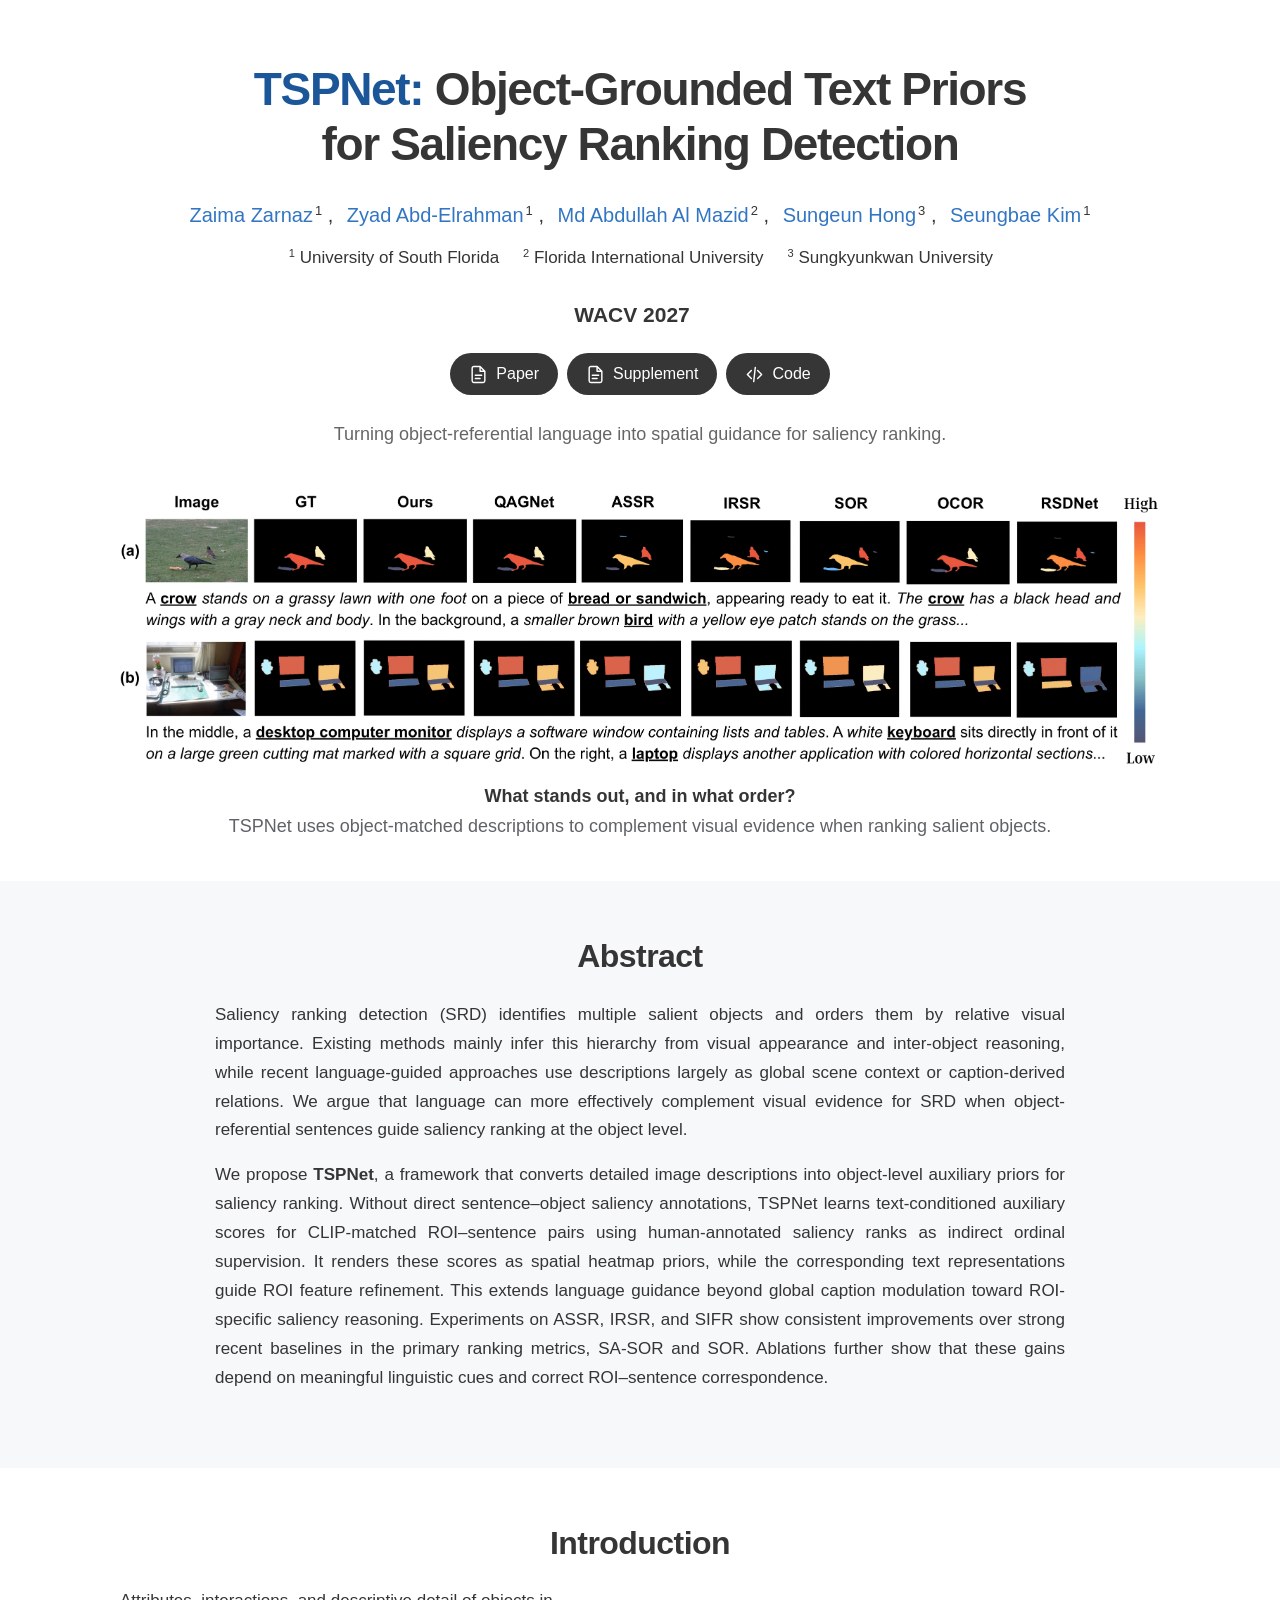
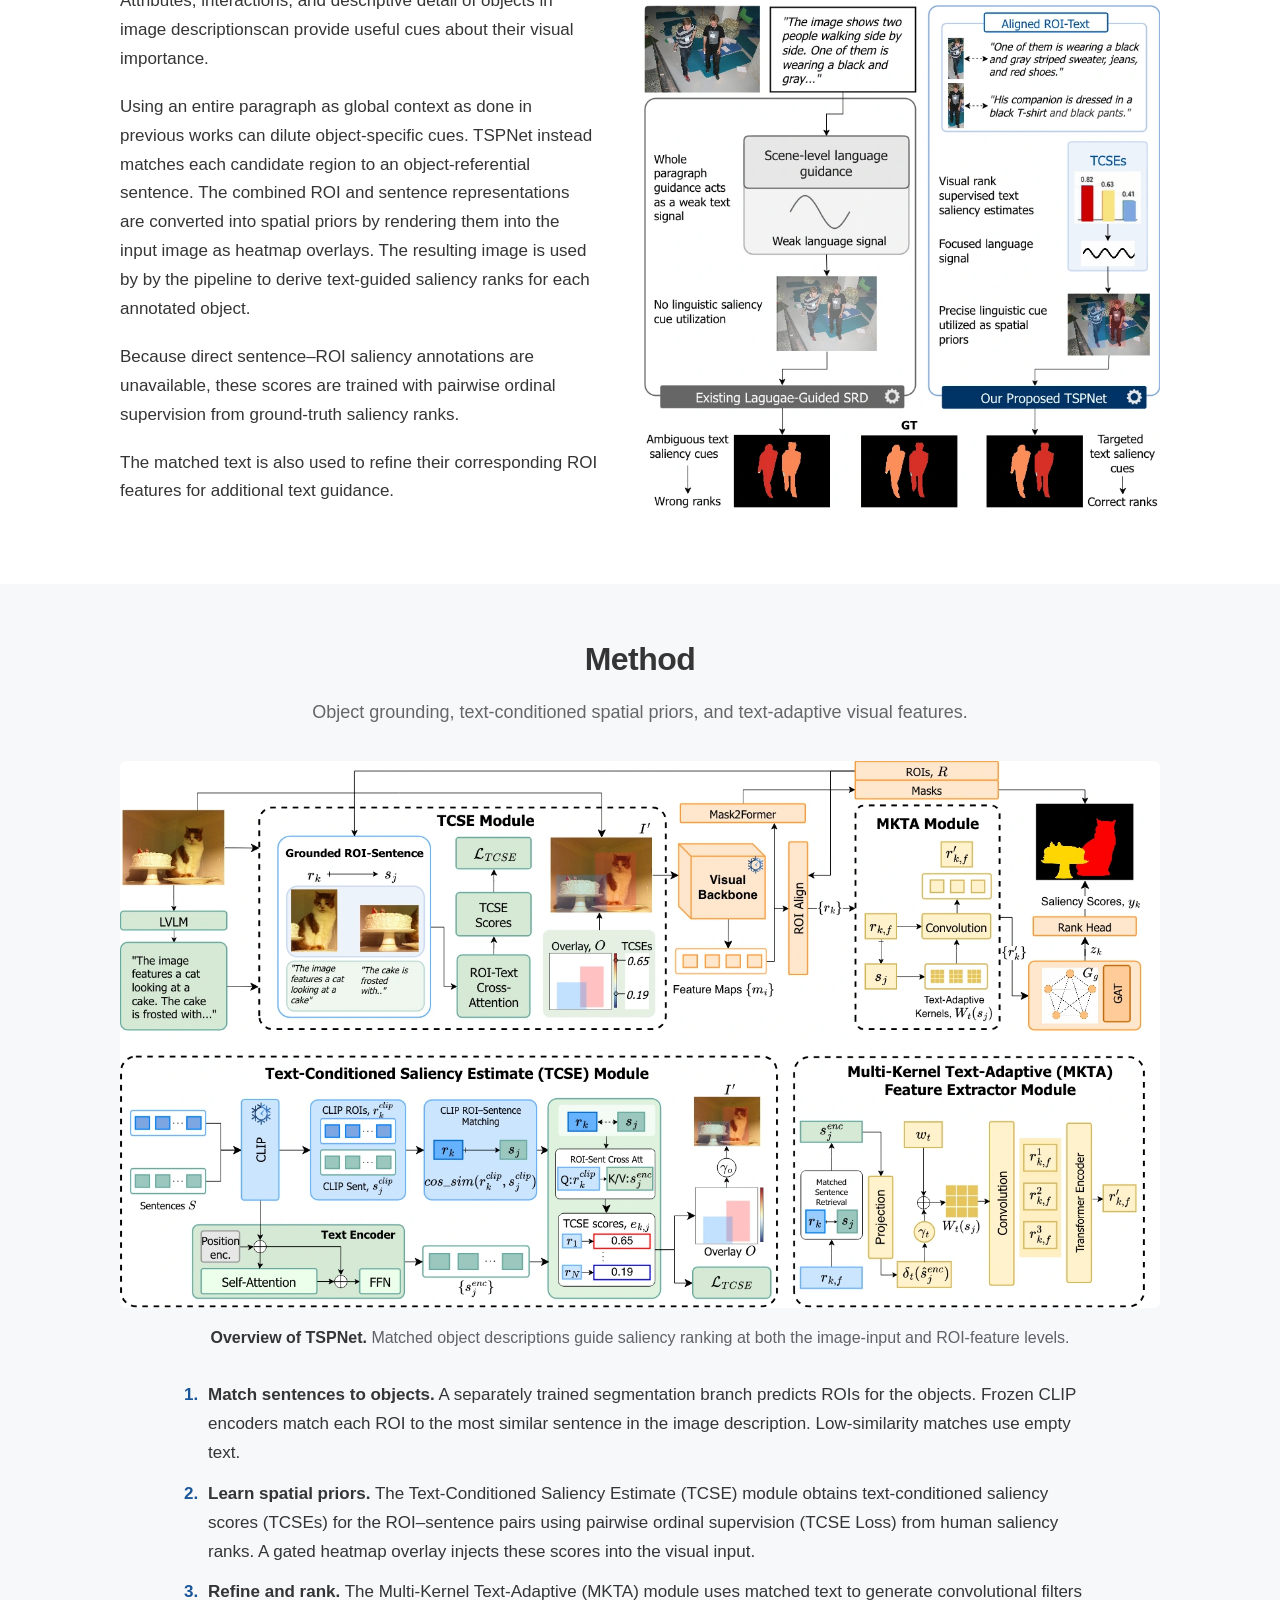
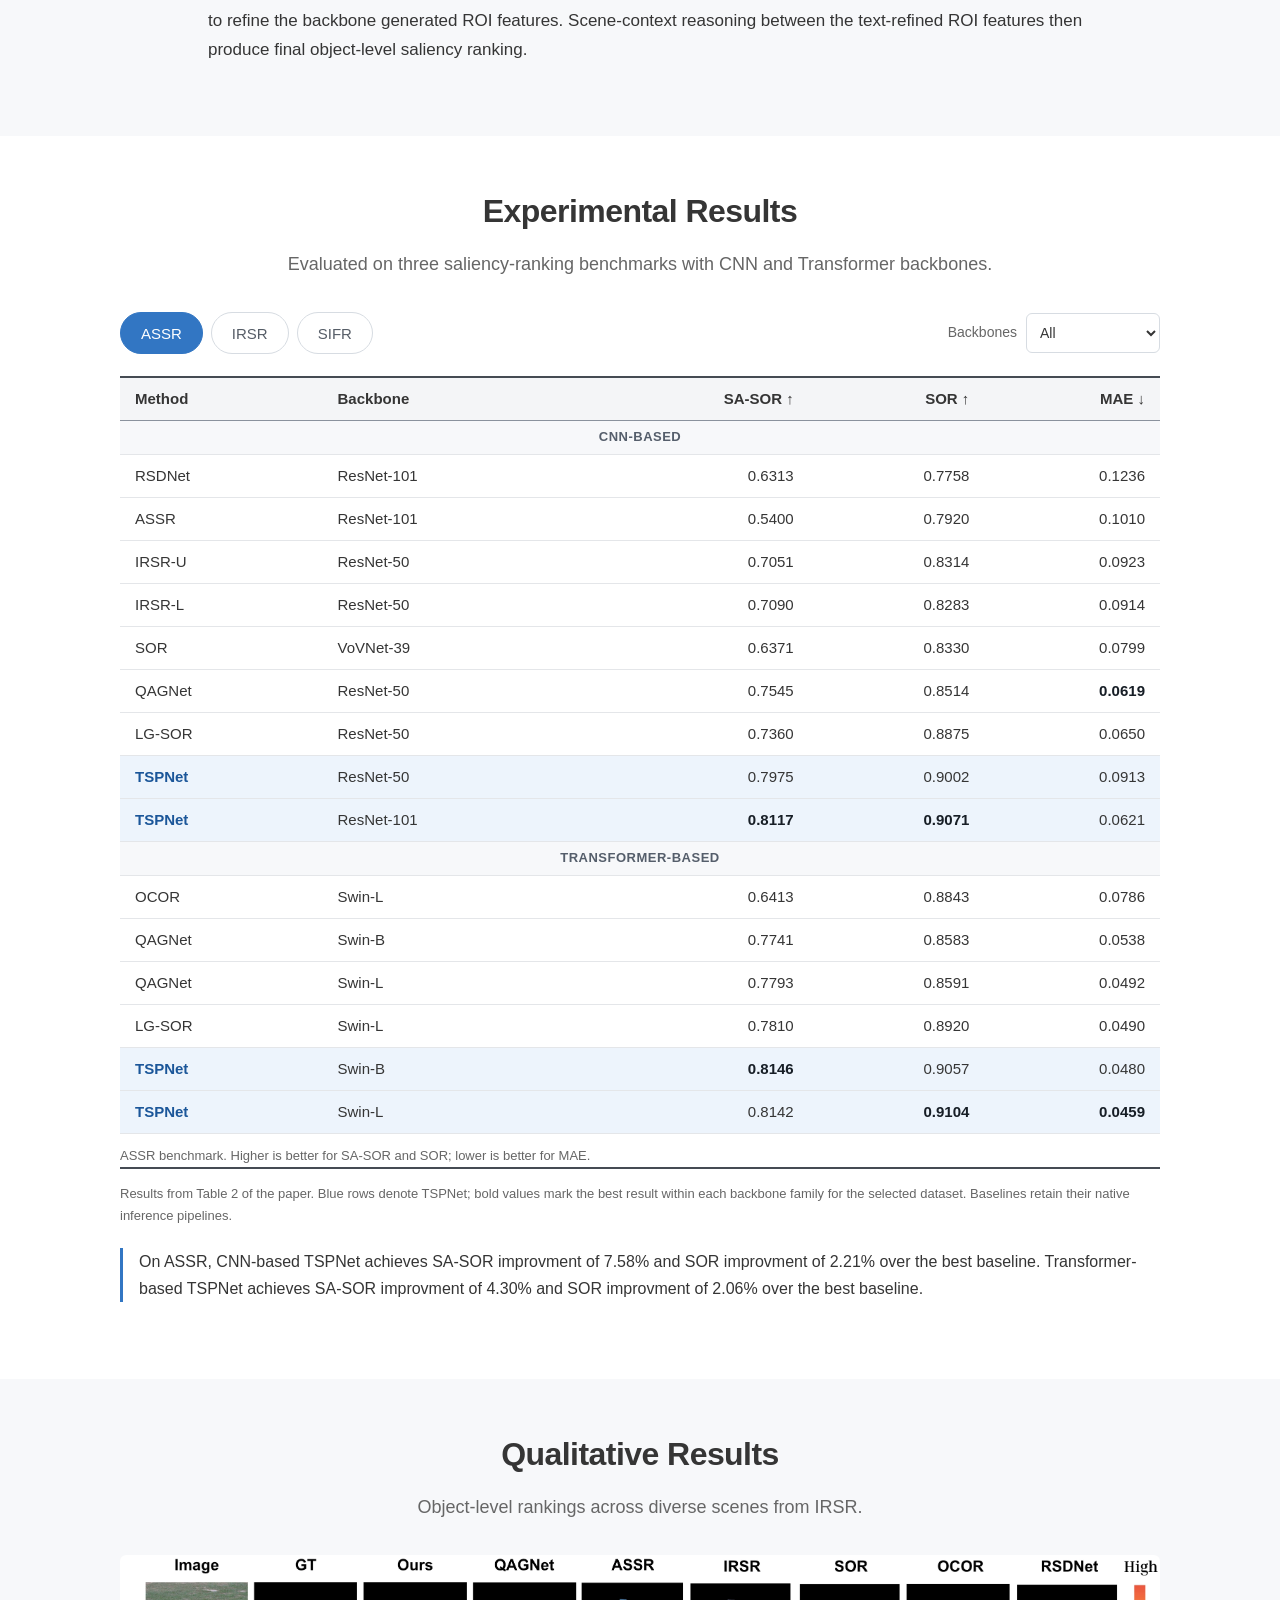
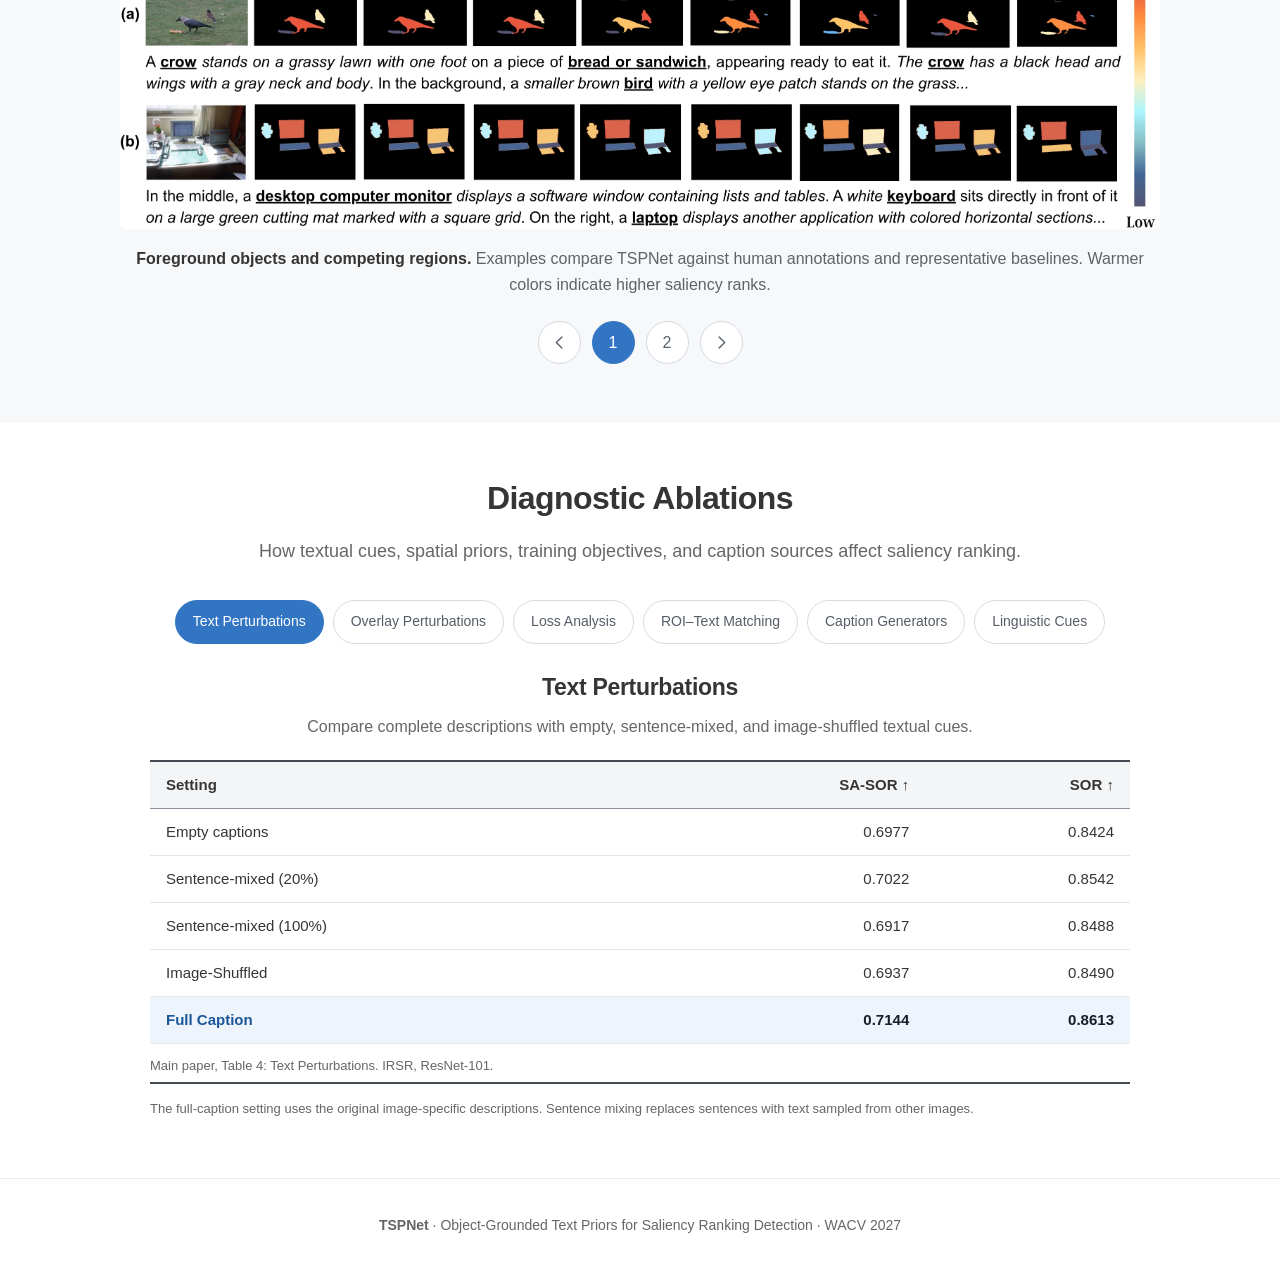
<file: docs/index.html>
<!doctype html>
<html lang="en">
<head>
  <meta charset="utf-8">
  <meta name="viewport" content="width=device-width, initial-scale=1">
  <meta name="description" content="TSPNet learns object-grounded text priors for saliency ranking detection. Accepted at WACV 2027.">
  <meta name="theme-color" content="#ffffff">
  <meta property="og:type" content="website">
  <meta property="og:title" content="TSPNet — Object-Grounded Text Priors for Saliency Ranking Detection">
  <meta property="og:description" content="Object-referential language as spatial guidance for saliency ranking. WACV 2027.">
  <meta name="citation_title" content="Object-Grounded Text Priors for Saliency Ranking Detection">
  <meta name="citation_conference_title" content="IEEE/CVF Winter Conference on Applications of Computer Vision (WACV)">
  <meta name="citation_publication_date" content="2027">
  <title>TSPNet | Object-Grounded Text Priors for Saliency Ranking Detection</title>
  <link rel="icon" href="./assets/favicon.svg" type="image/svg+xml">
  <link rel="stylesheet" href="./styles.css">
  <script defer src="./script.js"></script>
</head>
<body>
  <a class="skip-link" href="#main">Skip to content</a>
  <svg class="icon-definitions" xmlns="http://www.w3.org/2000/svg" aria-hidden="true">
    <symbol id="icon-paper" viewBox="0 0 24 24"><path d="M14 2H6a2 2 0 0 0-2 2v16a2 2 0 0 0 2 2h12a2 2 0 0 0 2-2V8zM14 2v6h6M8 13h8M8 17h6"/></symbol>
    <symbol id="icon-code" viewBox="0 0 24 24"><path d="m8 7-5 5 5 5m8-10 5 5-5 5m-3-14-2 18"/></symbol>
    <symbol id="icon-arrow" viewBox="0 0 24 24"><path d="M7 17 17 7M7 7h10v10"/></symbol>
    <symbol id="icon-zoom" viewBox="0 0 24 24"><circle cx="10" cy="10" r="6"/><path d="m15 15 6 6M10 7v6M7 10h6"/></symbol>
    <symbol id="icon-copy" viewBox="0 0 24 24"><rect x="8" y="8" width="12" height="13" rx="2"/><path d="M16 8V5a2 2 0 0 0-2-2H5a2 2 0 0 0-2 2v9a2 2 0 0 0 2 2h3"/></symbol>
    <symbol id="icon-chevron" viewBox="0 0 24 24"><path d="m9 5 7 7-7 7"/></symbol>
  </svg>

  <header class="publication-header">
      <!-- Required by the existing JavaScript initialization -->
      <div id="authors" class="authors" hidden></div>
      <div id="affiliations" class="affiliations" hidden></div>
      <p id="author-note" class="author-note" hidden></p>

      <!-- Author names and affiliations are populated from SITE_CONFIG in script.js. -->
      <div class="container">
      <h1><span class="model-name">TSPNet:</span> Object-Grounded Text Priors<br class="desktop-break"> for Saliency Ranking Detection</h1>
      <div class="paper-authors">
        <span class="paper-author">
          <a href="https://zaima14zarnaz.github.io/" onclick="if (!this.getAttribute('href')) return false;" target="_blank" rel="noopener noreferrer">Zaima Zarnaz</a><sup>1</sup>
        </span>
        <span class="paper-author">
          <a href="" onclick="if (!this.getAttribute('href')) return false;" target="_blank" rel="noopener noreferrer">Zyad Abd-Elrahman</a><sup>1</sup>
        </span>
        <span class="paper-author">
          <a href="https://mazid-rafee.github.io/" onclick="if (!this.getAttribute('href')) return false;" target="_blank" rel="noopener noreferrer">Md Abdullah Al Mazid</a><sup>2</sup>
        </span>
        <span class="paper-author">
          <a href="https://www.csehong.com/" onclick="if (!this.getAttribute('href')) return false;" target="_blank" rel="noopener noreferrer">Sungeun Hong</a><sup>3</sup>
        </span>
        <span class="paper-author">
          <a href="https://sites.google.com/site/sbkimcv/?pli=1&authuser=0" onclick="if (!this.getAttribute('href')) return false;">Seungbae Kim</a><sup>1</sup>
        </span>
      </div>


      
      <div class="paper-affiliations">
        <span><sup>1</sup> University of South Florida</span>
        <span><sup>2</sup> Florida International University</span>
        <span><sup>3</sup> Sungkyunkwan University</span>
      </div>


      <p class="venue">WACV 2027 <span class="venue-divider" aria-hidden="true"></span> </p>
      <nav class="publication-links" aria-label="Paper resources">
        <a id="paper-link" class="resource-button" href="./assets/papers/tspnet-paper.pdf" target="_blank" rel="noopener"><svg class="icon" aria-hidden="true"><use href="#icon-paper"/></svg>Paper</a>
        <a id="supplement-link" class="resource-button" href="./assets/papers/tspnet-supplement.pdf" target="_blank" rel="noopener"><svg class="icon" aria-hidden="true"><use href="#icon-paper"/></svg>Supplement</a>
        <a id="code-link" class="resource-button" href="https://github.com/zaima14zarnaz/tspnet" target="_blank" rel="noopener"><svg class="icon" aria-hidden="true"><use href="#icon-code"/></svg><span id="code-label">Code</span></a>
        <a id="arxiv-link" class="resource-button" hidden target="_blank" rel="noopener"><svg class="icon" aria-hidden="true"><use href="#icon-arrow"/></svg>arXiv</a>
      </nav>
      <p class="tagline">Turning object-referential language into spatial guidance for saliency ranking.</p>
    </div>
  </header>

  <main id="main">
    <section class="teaser container" aria-label="TSPNet predictions">
      <figure>
        <a class="figure-link" href="./assets/images/qualitative-main.webp" data-zoom data-caption="Qualitative comparison on IRSR. Warmer colors indicate higher saliency ranks." aria-label="Enlarge the qualitative comparison">
          <img src="./assets/images/qualitative-main.webp" width="2955" height="776" alt="Two IRSR examples comparing TSPNet with ground truth and seven saliency-ranking baselines: foreground and background birds, and a desk with a monitor and laptop." fetchpriority="high">
          <span class="zoom-badge"><svg class="icon" aria-hidden="true"><use href="#icon-zoom"/></svg>Enlarge</span>
        </a>
        <figcaption><strong>What stands out, and in what order?</strong><br> TSPNet uses object-matched descriptions to complement visual evidence when ranking salient objects.</figcaption>
      </figure>
    </section>

    <section class="section section-tinted" id="abstract">
      <div class="container narrow">
        <h2>Abstract</h2>
        <div class="abstract-text">
          <p>Saliency ranking detection (SRD) identifies multiple salient objects and orders them by relative visual importance. Existing methods mainly infer this hierarchy from visual appearance and inter-object reasoning, while recent language-guided approaches use descriptions largely as global scene context or caption-derived relations. We argue that language can more effectively complement visual evidence for SRD when object-referential sentences guide saliency ranking at the object level.</p>
          <p>We propose <strong>TSPNet</strong>, a framework that converts detailed image descriptions into object-level auxiliary priors for saliency ranking. Without direct sentence–object saliency annotations, TSPNet learns text-conditioned auxiliary scores for CLIP-matched ROI–sentence pairs using human-annotated saliency ranks as indirect ordinal supervision. It renders these scores as spatial heatmap priors, while the corresponding text representations guide ROI feature refinement. This extends language guidance beyond global caption modulation toward ROI-specific saliency reasoning. Experiments on ASSR, IRSR, and SIFR show consistent improvements over strong recent baselines in the primary ranking metrics, SA-SOR and SOR. Ablations further show that these gains depend on meaningful linguistic cues and correct ROI–sentence correspondence.</p>
        </div>
      </div>
    </section>

    <section class="section" id="introduction">
      <div class="container">
        <h2>Introduction</h2>
        <div class="motivation-layout">
          <div class="prose">
            <p>Attributes, interactions, and descriptive detail of objects in image descriptionscan provide useful cues about their visual importance.</p>
            <p>Using an entire paragraph as global context as done in previous works can dilute object-specific cues. TSPNet instead matches each candidate region to an object-referential sentence. The combined ROI and sentence representations are converted into spatial priors by rendering them into the input image as heatmap overlays. The resulting image is used by by the pipeline to derive text-guided saliency ranks for each annotated object.</p>
            <p>Because direct sentence–ROI saliency annotations are unavailable, these scores are trained with pairwise ordinal supervision from ground-truth saliency ranks.</p>
            <p>The matched text is also used to refine their corresponding ROI features for additional text guidance.</p>
          </div>
          <figure>
            <a class="figure-link" href="./assets/images/motivation.webp" data-zoom data-caption="Object-grounded language guidance compared with scene-level guidance." aria-label="Enlarge the motivation figure">
              <img src="./assets/images/motivation.webp" width="782" height="762" alt="Comparison of scene-level language guidance with TSPNet's aligned ROI–text pairs and spatial saliency priors." loading="lazy">
              <span class="zoom-badge"><svg class="icon" aria-hidden="true"><use href="#icon-zoom"/></svg>Enlarge</span>
            </a>
          </figure>
        </div>
      </div>
    </section>

    <section class="section section-tinted" id="method">
      <div class="container">
        <h2>Method</h2>
        <p class="section-lead">Object grounding, text-conditioned spatial priors, and text-adaptive visual features.</p>
        <figure class="method-figure">
          <a class="figure-link" href="./assets/images/framework.webp" data-zoom data-caption="TSPNet framework: ROI–sentence matching, TCSE spatial guidance, MKTA feature refinement, and scene-context ranking." aria-label="Enlarge the TSPNet framework">
            <img src="./assets/images/framework.webp" width="1665" height="876" alt="TSPNet architecture showing CLIP-based ROI–sentence matching, the Text-Conditioned Saliency Estimate module, spatial overlay injection, the Multi-Kernel Text-Adaptive feature extractor, and the ranking head." loading="lazy">
            <span class="zoom-badge"><svg class="icon" aria-hidden="true"><use href="#icon-zoom"/></svg>Enlarge</span>
          </a>
          <figcaption><strong>Overview of TSPNet.</strong> Matched object descriptions guide saliency ranking at both the image-input and ROI-feature levels.</figcaption>
        </figure>
        <ol class="method-steps">
          <li><strong>Match sentences to objects.</strong> A separately trained segmentation branch predicts ROIs for the objects. Frozen CLIP encoders match each ROI to the most similar sentence in the image description. Low-similarity matches use empty text.</li>
          <li><strong>Learn spatial priors.</strong> The Text-Conditioned Saliency Estimate (TCSE) module obtains text-conditioned saliency scores (TCSEs) for the ROI–sentence pairs using pairwise ordinal supervision (TCSE Loss) from human saliency ranks. A gated heatmap overlay injects these scores into the visual input.</li>
          <li><strong>Refine and rank.</strong> The Multi-Kernel Text-Adaptive (MKTA) module uses matched text to generate convolutional filters to refine the backbone generated ROI features. Scene-context reasoning between the text-refined ROI features then produce final object-level saliency ranking.</li>
        </ol>
      </div>
    </section>

    <section class="section" id="results">
      <div class="container">
        <h2>Experimental Results</h2>
        <p class="section-lead">Evaluated on three saliency-ranking benchmarks with CNN and Transformer backbones.</p>
        <div class="results-controls" hidden id="results-controls">
          <div class="dataset-tabs" role="tablist" aria-label="Benchmark dataset">
            <button class="dataset-tab is-active" id="tab-assr" role="tab" aria-selected="true" aria-controls="results-panel" data-dataset="ASSR" tabindex="0">ASSR</button>
            <button class="dataset-tab" id="tab-irsr" role="tab" aria-selected="false" aria-controls="results-panel" data-dataset="IRSR" tabindex="-1">IRSR</button>
            <button class="dataset-tab" id="tab-sifr" role="tab" aria-selected="false" aria-controls="results-panel" data-dataset="SIFR" tabindex="-1">SIFR</button>
          </div>
          <label class="backbone-control" for="backbone-filter">Backbones <select id="backbone-filter"><option value="all">All</option><option value="CNN">CNN</option><option value="Transformer">Transformer</option></select></label>
        </div>
        <div id="results-panel" tabindex="0" aria-label="Benchmark results">
          <div class="table-scroll" tabindex="0" role="region" aria-label="Saliency ranking benchmark table; scroll horizontally on small screens">
            <table class="results-table">
              <caption id="results-caption">ASSR benchmark. Higher is better for SA-SOR and SOR; lower is better for MAE.</caption>
              <thead><tr><th scope="col">Method</th><th scope="col">Backbone</th><th scope="col">SA-SOR ↑</th><th scope="col">SOR ↑</th><th scope="col">MAE ↓</th></tr></thead>
              <tbody id="results-body">
                <!-- Static ASSR rows are included below so the table also works without JavaScript. -->
                <tr class="group-row"><th colspan="5">CNN-based</th></tr>
                <tr><th scope="row">RSDNet</th><td>ResNet-101</td><td>0.6313</td><td>0.7758</td><td>0.1236</td></tr>
                <tr><th scope="row">ASSR</th><td>ResNet-101</td><td>0.5400</td><td>0.7920</td><td>0.1010</td></tr>
                <tr><th scope="row">IRSR-U</th><td>ResNet-50</td><td>0.7051</td><td>0.8314</td><td>0.0923</td></tr>
                <tr><th scope="row">IRSR-L</th><td>ResNet-50</td><td>0.7090</td><td>0.8283</td><td>0.0914</td></tr>
                <tr><th scope="row">SOR</th><td>VoVNet-39</td><td>0.6371</td><td>0.8330</td><td>0.0799</td></tr>
                <tr><th scope="row">QAGNet</th><td>ResNet-50</td><td>0.7545</td><td>0.8514</td><td><strong>0.0619</strong></td></tr>
                <tr><th scope="row">LG-SOR</th><td>ResNet-50</td><td>0.7360</td><td>0.8875</td><td>0.0650</td></tr>
                <tr class="ours"><th scope="row">TSPNet</th><td>ResNet-50</td><td>0.7975</td><td>0.9002</td><td>0.0913</td></tr>
                <tr class="ours"><th scope="row">TSPNet</th><td>ResNet-101</td><td><strong>0.8117</strong></td><td><strong>0.9071</strong></td><td>0.0621</td></tr>
                <tr class="group-row"><th colspan="5">Transformer-based</th></tr>
                <tr><th scope="row">OCOR</th><td>Swin-L</td><td>0.6413</td><td>0.8843</td><td>0.0786</td></tr>
                <tr><th scope="row">QAGNet</th><td>Swin-B</td><td>0.7741</td><td>0.8583</td><td>0.0538</td></tr>
                <tr><th scope="row">QAGNet</th><td>Swin-L</td><td>0.7793</td><td>0.8591</td><td>0.0492</td></tr>
                <tr><th scope="row">LG-SOR</th><td>Swin-L</td><td>0.7810</td><td>0.8920</td><td>0.0490</td></tr>
                <tr class="ours"><th scope="row">TSPNet</th><td>Swin-B</td><td><strong>0.8146</strong></td><td>0.9057</td><td>0.0480</td></tr>
                <tr class="ours"><th scope="row">TSPNet</th><td>Swin-L</td><td>0.8142</td><td><strong>0.9104</strong></td><td><strong>0.0459</strong></td></tr>
              </tbody>
            </table>
          </div>
        </div>
        <p class="table-note">Results from Table 2 of the paper. Blue rows denote TSPNet; bold values mark the best result within each backbone family for the selected dataset. Baselines retain their native inference pipelines.</p>
        <p class="results-takeaway" id="results-takeaway">On ASSR, CNN-based TSPNet achieves SA-SOR improvment of 7.58% and SOR improvment of 2.21% over the best baseline. Transformer-based TSPNet achieves SA-SOR improvment of 11.57% and SOR improvment of 2.06% over the best baseline.</p>
        <noscript><p class="table-note">The table above shows ASSR. See the paper for IRSR and SIFR results, or enable JavaScript to switch datasets.</p></noscript>
      </div>
    </section>

    <section class="section section-tinted" id="qualitative">
      <div class="container">
        <h2>Qualitative Results</h2>
        <p class="section-lead">Object-level rankings across diverse scenes from IRSR.</p>
        <div class="carousel" role="region" aria-roledescription="carousel" aria-label="Qualitative comparisons">
          <div class="carousel-slide" id="qualitative-slide-1" role="group" aria-roledescription="slide" aria-label="1 of 2">
            <figure>
              <a class="figure-link" href="./assets/images/qualitative-main.webp" data-zoom data-caption="IRSR comparisons: TSPNet, ground truth, and representative baselines." aria-label="Enlarge the first qualitative comparison"><img src="./assets/images/qualitative-main.webp" width="2955" height="776" alt="Comparison of predicted object ranks for birds on a lawn and objects on a desk." loading="lazy"><span class="zoom-badge"><svg class="icon" aria-hidden="true"><use href="#icon-zoom"/></svg>Enlarge</span></a>
              <figcaption><strong>Foreground objects and competing regions.</strong> Examples compare TSPNet against human annotations and representative baselines. Warmer colors indicate higher saliency ranks.</figcaption>
            </figure>
          </div>
          <div class="carousel-slide" id="qualitative-slide-2" role="group" aria-roledescription="slide" aria-label="2 of 2">
            <figure>
              <a class="figure-link" href="./assets/images/qualitative-additional.webp" data-zoom data-caption="Additional qualitative comparisons from the supplementary material." aria-label="Enlarge the additional qualitative comparisons"><img src="./assets/images/qualitative-additional.webp" width="2976" height="1578" alt="Additional IRSR examples comparing predicted saliency ranks with ground truth across multiple scenes and baseline methods." loading="lazy"><span class="zoom-badge"><svg class="icon" aria-hidden="true"><use href="#icon-zoom"/></svg>Enlarge</span></a>
              <figcaption><strong>Additional examples.</strong> Comparisons from the supplementary material illustrate rankings across a broader set of IRSR scenes.</figcaption>
            </figure>
          </div>
          <div class="carousel-controls" hidden>
            <button class="arrow-button previous" type="button" aria-label="Previous comparison"><svg class="icon" aria-hidden="true"><use href="#icon-chevron"/></svg></button>
            <button class="page-button is-active" type="button" aria-label="Show comparison 1" aria-pressed="true" aria-controls="qualitative-slide-1" data-slide="0">1</button>
            <button class="page-button" type="button" aria-label="Show comparison 2" aria-pressed="false" aria-controls="qualitative-slide-2" data-slide="1">2</button>
            <button class="arrow-button next" type="button" aria-label="Next comparison"><svg class="icon" aria-hidden="true"><use href="#icon-chevron"/></svg></button>
          </div>
          <p class="sr-only" id="carousel-status" aria-live="polite"></p>
        </div>
      </div>
    </section>

    <section class="section" id="analysis" aria-labelledby="diagnostic-heading">
      <div class="container diagnostic-shell">
        <h2 id="diagnostic-heading">Diagnostic Ablations</h2>
        <p class="section-lead">How textual cues, spatial priors, training objectives, and caption sources affect saliency ranking.</p>
        <div class="diagnostic-tabs" role="tablist" aria-label="Diagnostic ablation experiments" aria-orientation="horizontal" hidden>
          <button class="diagnostic-tab" id="diag-tab-text" type="button" role="tab" aria-selected="true" aria-controls="diag-panel-text" tabindex="0">Text Perturbations</button>
          <button class="diagnostic-tab" id="diag-tab-overlay" type="button" role="tab" aria-selected="false" aria-controls="diag-panel-overlay" tabindex="-1">Overlay Perturbations</button>
          <button class="diagnostic-tab" id="diag-tab-loss" type="button" role="tab" aria-selected="false" aria-controls="diag-panel-loss" tabindex="-1">Loss Analysis</button>
          <button class="diagnostic-tab" id="diag-tab-matching" type="button" role="tab" aria-selected="false" aria-controls="diag-panel-matching" tabindex="-1">ROI–Text Matching</button>
          <button class="diagnostic-tab" id="diag-tab-lvlm" type="button" role="tab" aria-selected="false" aria-controls="diag-panel-lvlm" tabindex="-1">Caption Generators</button>
          <button class="diagnostic-tab" id="diag-tab-linguistic" type="button" role="tab" aria-selected="false" aria-controls="diag-panel-linguistic" tabindex="-1">Linguistic Cues</button>
        </div>

        <div class="diagnostic-panel" id="diag-panel-text" role="tabpanel" aria-labelledby="diag-tab-text" tabindex="0">
          <h3>Text Perturbations</h3>
          <p class="diagnostic-description">Compare complete descriptions with empty, sentence-mixed, and image-shuffled textual cues.</p>
          <div class="diagnostic-table-scroll" role="region" aria-label="Text Perturbations results; scroll horizontally if needed" tabindex="0">
            <table class="diagnostic-table">
              <caption>Main paper, Table 4: Text Perturbations. IRSR, ResNet-101.</caption>
              <thead><tr><th scope="col">Setting</th><th scope="col">SA-SOR ↑</th><th scope="col">SOR ↑</th></tr></thead>
              <tbody>
                <tr><th scope="row">Empty captions</th><td>0.6977</td><td>0.8424</td></tr>
                <tr><th scope="row">Sentence-mixed (20%)</th><td>0.7022</td><td>0.8542</td></tr>
                <tr><th scope="row">Sentence-mixed (100%)</th><td>0.6917</td><td>0.8488</td></tr>
                <tr><th scope="row">Image-Shuffled</th><td>0.6937</td><td>0.8490</td></tr>
                <tr class="diagnostic-reference"><th scope="row">Full Caption</th><td><strong>0.7144</strong></td><td><strong>0.8613</strong></td></tr>
              </tbody>
            </table>
          </div>
          <p class="diagnostic-note">The full-caption setting uses the original image-specific descriptions. Sentence mixing replaces sentences with text sampled from other images.</p>
        </div>

        <div class="diagnostic-panel" id="diag-panel-overlay" role="tabpanel" aria-labelledby="diag-tab-overlay" tabindex="0">
          <h3>Overlay Perturbations</h3>
          <p class="diagnostic-description">Compare spatial TCSE guidance with image-only input, scalar priors, and alternative overlays.</p>
          <div class="diagnostic-table-scroll" role="region" aria-label="Overlay Perturbations results; scroll horizontally if needed" tabindex="0">
            <table class="diagnostic-table">
              <caption>Main paper, Table 4: Overlay Perturbations. IRSR, ResNet-101.</caption>
              <thead><tr><th scope="col">Setting</th><th scope="col">SA-SOR ↑</th><th scope="col">SOR ↑</th></tr></thead>
              <tbody>
                <tr><th scope="row">Image Only</th><td>0.6949</td><td>0.8502</td></tr>
                <tr><th scope="row">RGB Overlay Only</th><td>0.3788</td><td>0.6939</td></tr>
                <tr><th scope="row">Image + Scalar Prior</th><td>0.6845</td><td>0.8471</td></tr>
                <tr><th scope="row">Image + Shuffled RGB</th><td>0.6985</td><td>0.8519</td></tr>
                <tr><th scope="row">Image + Uniform RGB</th><td>0.7001</td><td>0.8526</td></tr>
                <tr><th scope="row">Image + Uniform Grayscale</th><td>0.6980</td><td>0.8519</td></tr>
                <tr><th scope="row">Image + TCSE Grayscale</th><td>0.7100</td><td>0.8588</td></tr>
                <tr class="diagnostic-reference"><th scope="row">Image + TCSE RGB</th><td><strong>0.7144</strong></td><td><strong>0.8613</strong></td></tr>
              </tbody>
            </table>
          </div>
          <p class="diagnostic-note">Uniform overlays test spatial support without ROI-specific score variation. TCSE grayscale and RGB encode the learned object-specific scores.</p>
        </div>

        <div class="diagnostic-panel" id="diag-panel-loss" role="tabpanel" aria-labelledby="diag-tab-loss" tabindex="0">
          <h3>Loss Analysis</h3>
          <p class="diagnostic-description">Compare auxiliary TCSE supervision, final visual-ranking supervision, and their combination.</p>
          <div class="diagnostic-table-scroll" role="region" aria-label="Loss Analysis results; scroll horizontally if needed" tabindex="0">
            <table class="diagnostic-table">
              <caption>Main paper, Table 4: Loss Analysis. IRSR, ResNet-101.</caption>
              <thead><tr><th scope="col">Training objective</th><th scope="col">SA-SOR ↑</th><th scope="col">SOR ↑</th></tr></thead>
              <tbody>
                <tr><th scope="row"><var>L</var><sub>TCSE</sub></th><td>0.3892</td><td>0.6872</td></tr>
                <tr><th scope="row"><var>L</var><sub>visrank</sub></th><td>0.6806</td><td>0.8425</td></tr>
                <tr class="diagnostic-reference"><th scope="row"><var>L</var><sub>TCSE</sub> + <var>L</var><sub>visrank</sub></th><td><strong>0.7144</strong></td><td><strong>0.8613</strong></td></tr>
              </tbody>
            </table>
          </div>
          <p class="diagnostic-note"><var>L</var><sub>TCSE</sub> supervises the auxiliary scores; <var>L</var><sub>visrank</sub> supervises the final predicted saliency ranks. Both losses together give the best reported results.</p>
        </div>

        <div class="diagnostic-panel" id="diag-panel-matching" role="tabpanel" aria-labelledby="diag-tab-matching" tabindex="0">
          <h3>ROI–Text Matching Degradation</h3>
          <p class="diagnostic-description">Shuffle increasing fractions of matched sentences across ROIs after CLIP matching.</p>
          <div class="diagnostic-table-scroll" role="region" aria-label="ROI–Text Matching Degradation results; scroll horizontally if needed" tabindex="0">
            <table class="diagnostic-table">
              <caption>Main paper, Table 4: ROI–Text Matching Degradation. IRSR, ResNet-101.</caption>
              <thead><tr><th scope="col">Shuffled matches</th><th scope="col">SA-SOR ↑</th><th scope="col">SOR ↑</th><th scope="col">ρ ↑</th></tr></thead>
              <tbody>
                <tr class="diagnostic-reference"><th scope="row">0%</th><td><strong>0.7144</strong></td><td><strong>0.8613</strong></td><td><strong>0.44</strong></td></tr>
                <tr><th scope="row">25%</th><td>0.7018</td><td>0.8538</td><td>0.40</td></tr>
                <tr><th scope="row">50%</th><td>0.6845</td><td>0.8447</td><td>0.34</td></tr>
                <tr><th scope="row">75%</th><td>0.6729</td><td>0.8407</td><td>0.30</td></tr>
                <tr><th scope="row">100%</th><td>0.6671</td><td>0.8383</td><td>0.30</td></tr>
              </tbody>
            </table>
          </div>
          <p class="diagnostic-note">ρ is the Spearman correlation between TCSE scores and ground-truth ranks. The 0% setting retains the original matched ROI–sentence correspondence.</p>
        </div>

        <div class="diagnostic-panel" id="diag-panel-lvlm" role="tabpanel" aria-labelledby="diag-tab-lvlm" tabindex="0">
          <h3>LVLM Caption Generators and Latency</h3>
          <p class="diagnostic-description">Compare caption sources by ranking accuracy and caption-generation cost.</p>
          <div class="diagnostic-table-scroll" role="region" aria-label="LVLM Caption Generators and Latency results; scroll horizontally if needed" tabindex="0">
            <table class="diagnostic-table">
              <caption>Supplementary Table 3: Effect of LVLM caption generators and caption generation latency.</caption>
              <thead><tr><th scope="col">LVLM</th><th scope="col">SA-SOR ↑</th><th scope="col">SOR ↑</th><th scope="col">t_d (s/image) ↓</th><th scope="col">t_off (min) ↓</th><th scope="col">t_on (min) ↓</th></tr></thead>
              <tbody>
                <tr><th scope="row">InternVL3.5-8B</th><td>0.6832</td><td>0.8444</td><td>0.32</td><td>1.65</td><td>17.29</td></tr>
                <tr><th scope="row">LLaVA-7B</th><td>0.7112</td><td>0.8500</td><td>0.38</td><td>1.65</td><td>20.22</td></tr>
                <tr><th scope="row">Qwen2-VL-7B</th><td>0.6967</td><td>0.8536</td><td><strong>0.23</strong></td><td>1.65</td><td><strong>12.89</strong></td></tr>
                <tr><th scope="row">InstructBLIP-7B</th><td>0.6975</td><td>0.8536</td><td>0.33</td><td>1.65</td><td>17.78</td></tr>
                <tr><th scope="row">Gemma3-12B</th><td>0.7112</td><td>0.8580</td><td>0.36</td><td>1.65</td><td>19.24</td></tr>
                <tr class="diagnostic-reference"><th scope="row">ShareGPT4V-7B</th><td><strong>0.7144</strong></td><td><strong>0.8613</strong></td><td>0.30</td><td>1.65</td><td>16.31</td></tr>
              </tbody>
            </table>
          </div>
          <p class="diagnostic-note">Each caption-source setting is trained and evaluated separately on IRSR. <var>t</var><sub>d</sub> is caption-generation time per image in seconds. <var>t</var><sub>off</sub> is cached-caption inference time, and <var>t</var><sub>on</sub> includes caption generation; both are measured in minutes over the full test split. Timings use two RTX 4090 GPUs. Bold marks the highest ranking scores or lowest varying latency; cached-caption times are tied.</p>
        </div>

        <div class="diagnostic-panel" id="diag-panel-linguistic" role="tabpanel" aria-labelledby="diag-tab-linguistic" tabindex="0">
          <h3>Effect of Linguistic Cues</h3>
          <p class="diagnostic-description">Compare caption length, caption source, and the linguistic content available to TSPNet.</p>
          <div class="diagnostic-table-scroll" role="region" aria-label="Effect of Linguistic Cues results; scroll horizontally if needed" tabindex="0">
            <table class="diagnostic-table">
              <caption>Supplementary Table 4: Effect of linguistic cues on saliency ranking performance.</caption>
              <thead><tr><th scope="col">Caption variation</th><th scope="col">SA-SOR ↑</th><th scope="col">SOR ↑</th></tr></thead>
              <tbody>
                <tr><th scope="row">Short captions (Human)</th><td>0.6856</td><td>0.8453</td></tr>
                <tr><th scope="row">Short captions (LVLM)</th><td>0.6842</td><td>0.8488</td></tr>
                <tr><th scope="row">w/o Adjectives/Adverbs</th><td>0.6877</td><td>0.8500</td></tr>
                <tr><th scope="row">Shuffled Sentence Order</th><td>0.7028</td><td>0.8512</td></tr>
                <tr><th scope="row">w/o Relational Expressions</th><td>0.6877</td><td>0.8517</td></tr>
                <tr class="diagnostic-reference"><th scope="row">Full Long-Form Descriptions</th><td><strong>0.7144</strong></td><td><strong>0.8613</strong></td></tr>
              </tbody>
            </table>
          </div>
          <p class="diagnostic-note">The short-caption comparison uses human-written MSCOCO captions and short LVLM captions. The other settings modify the linguistic content of the long-form descriptions.</p>
        </div>
        
      </div>
    </section>

    <!-- The complete BibTeX is shown automatically after you add authors to SITE_CONFIG. -->
    <section class="section section-tinted" id="citation-section" hidden>
      <div class="container narrow">
        <div class="citation-heading"><h2>BibTeX</h2><button type="button" id="copy-citation" class="copy-button"><svg class="icon" aria-hidden="true"><use href="#icon-copy"/></svg><span>Copy</span></button></div>
        <p>If you find our work useful, please consider citing:</p>
        <pre><code id="bibtex"></code></pre>
        <p class="sr-only" id="copy-status" aria-live="polite"></p>
      </div>
    </section>
  </main>

  <footer><div class="container"><p><strong>TSPNet</strong> · Object-Grounded Text Priors for Saliency Ranking Detection · WACV 2027</p></div></footer>
  <dialog id="image-dialog" aria-labelledby="dialog-caption">
    <button class="dialog-close" type="button" aria-label="Close enlarged figure">×</button>
    <div class="dialog-scroll"><img id="dialog-image" alt=""></div>
    <p id="dialog-caption"></p>
  </dialog>
</body>
</html>
</file>
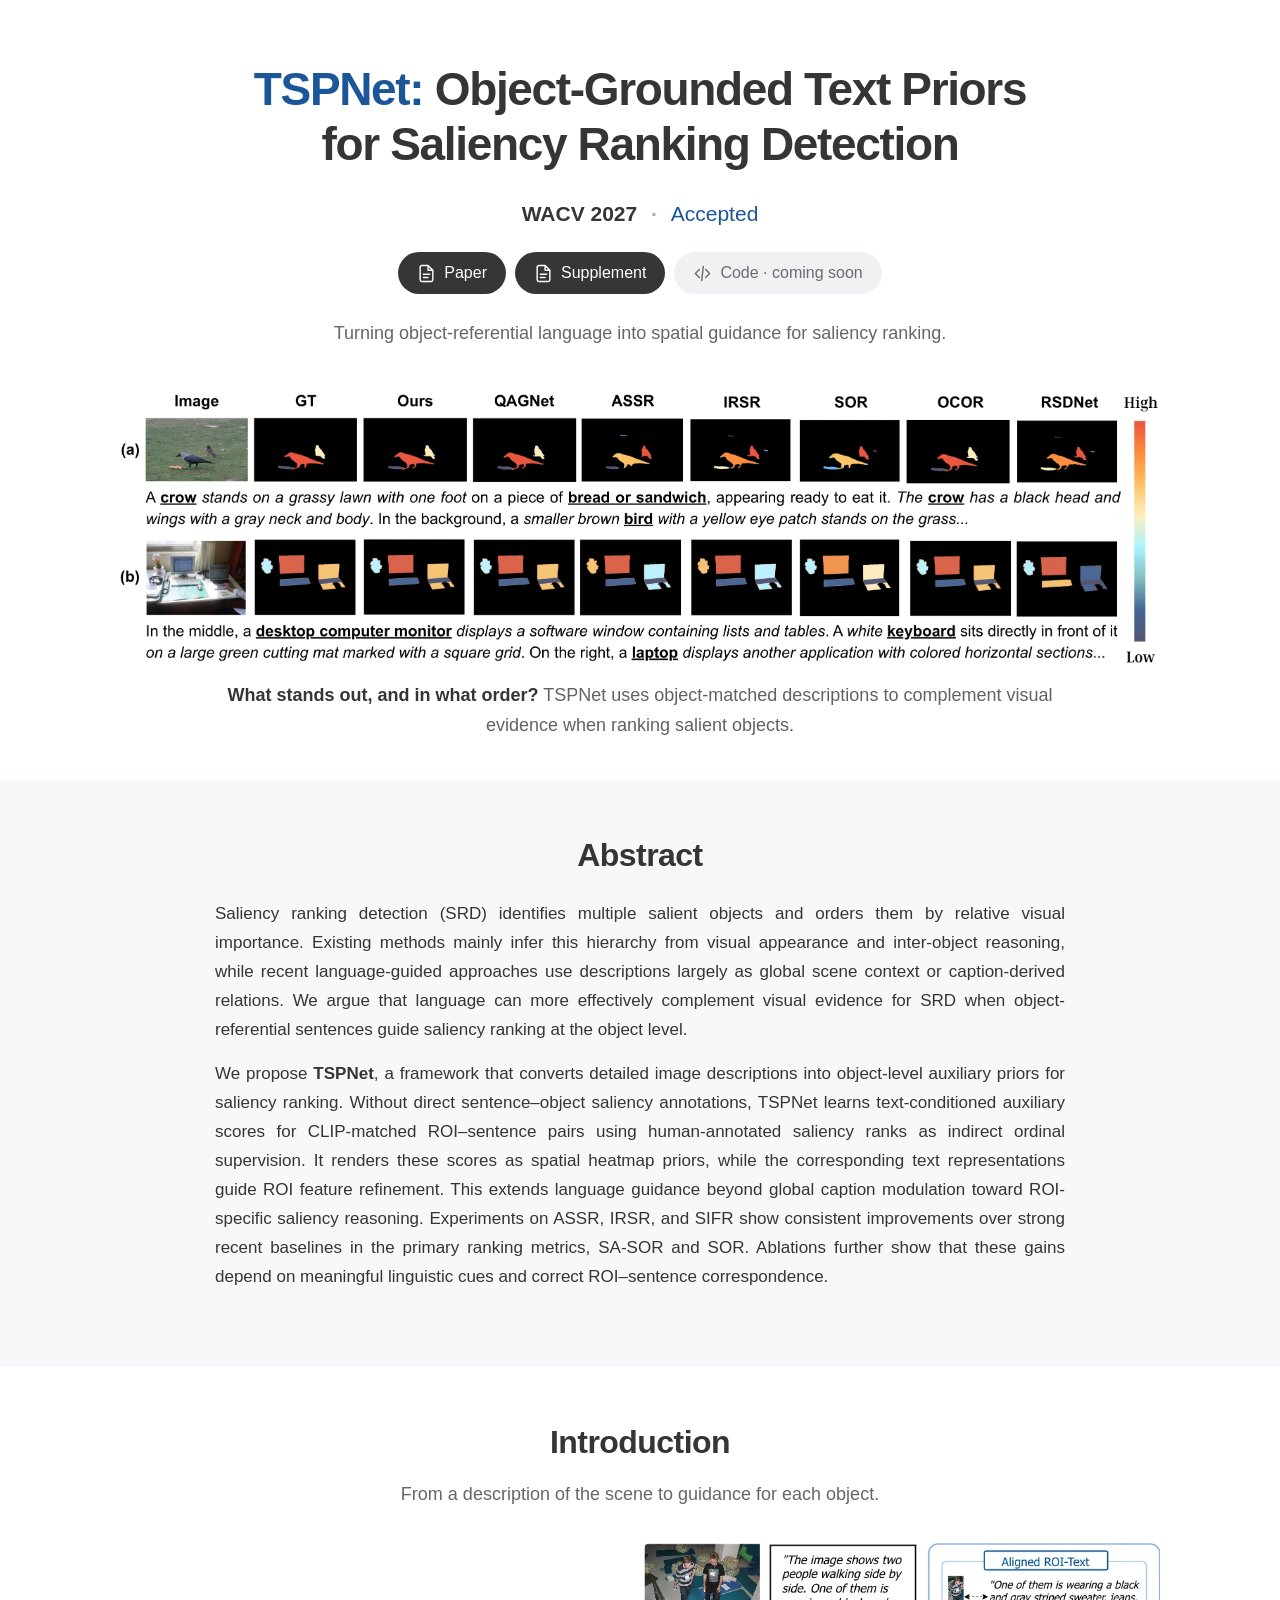
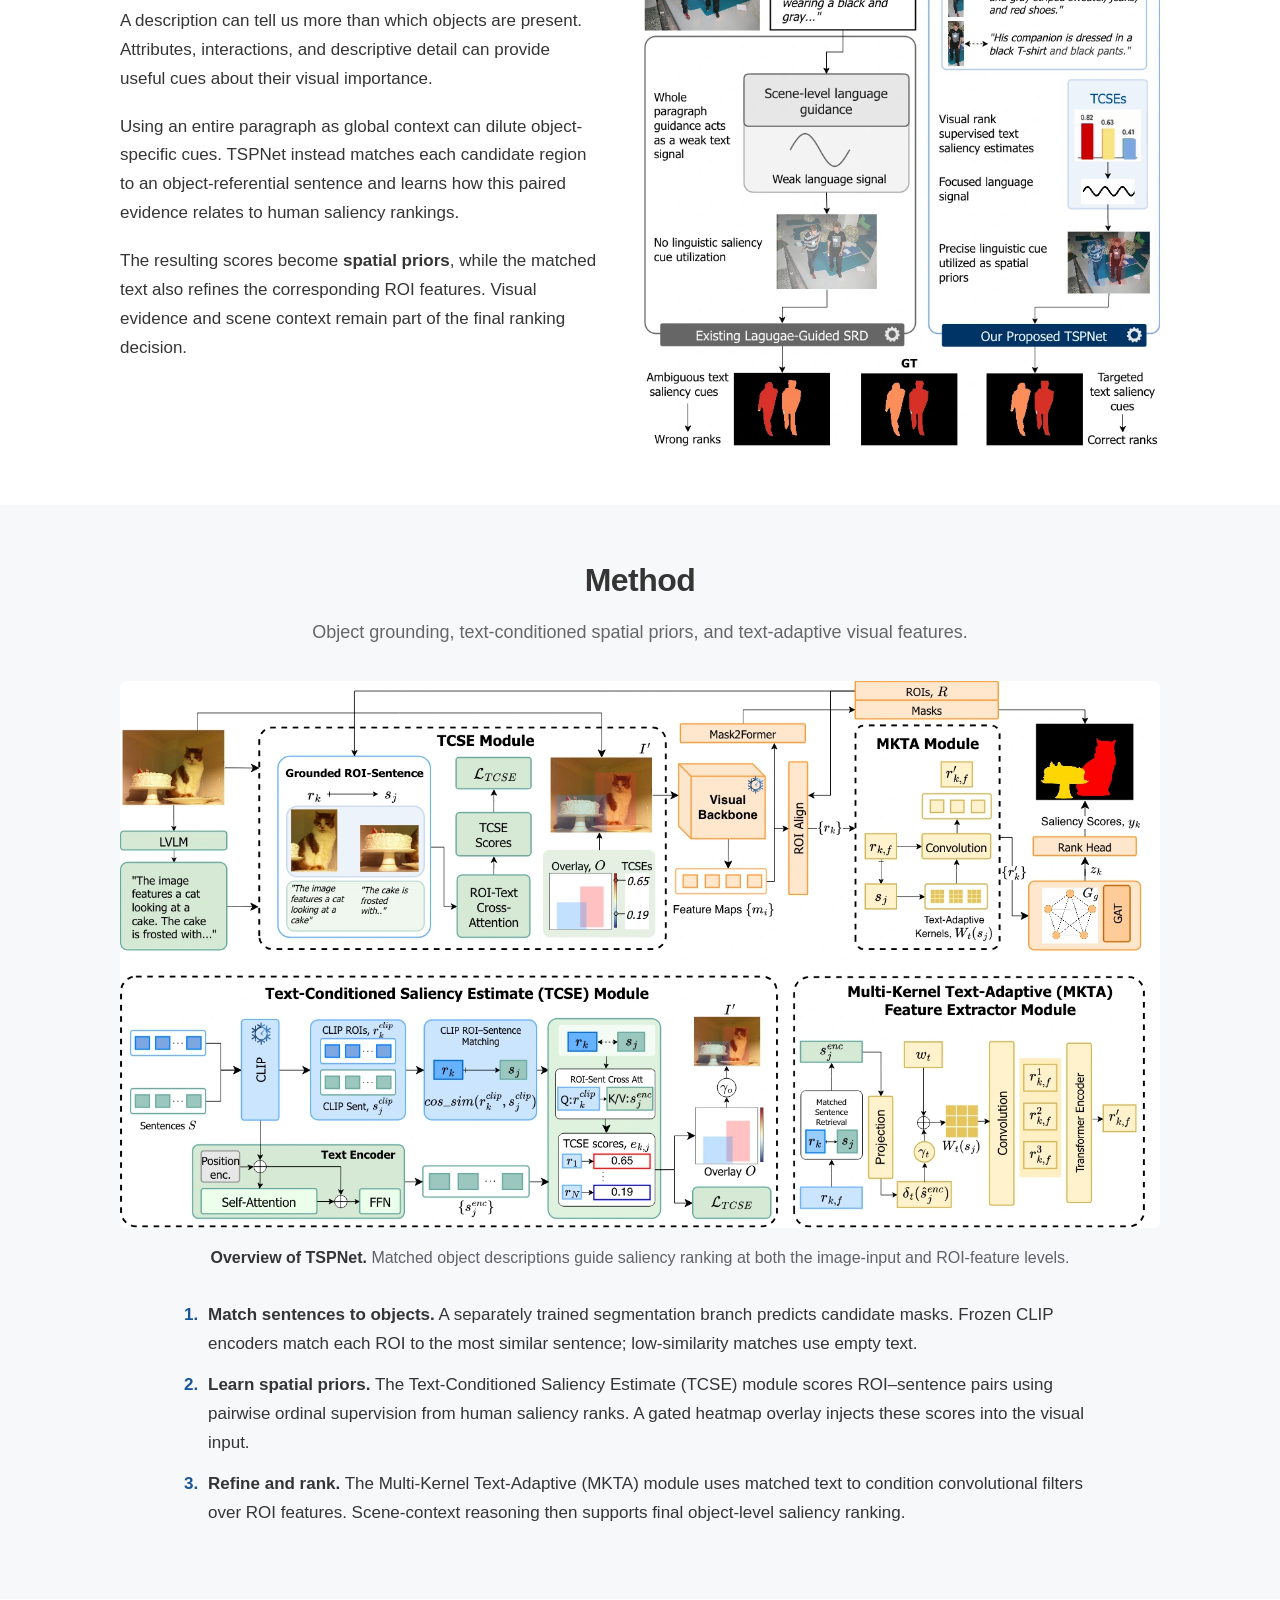
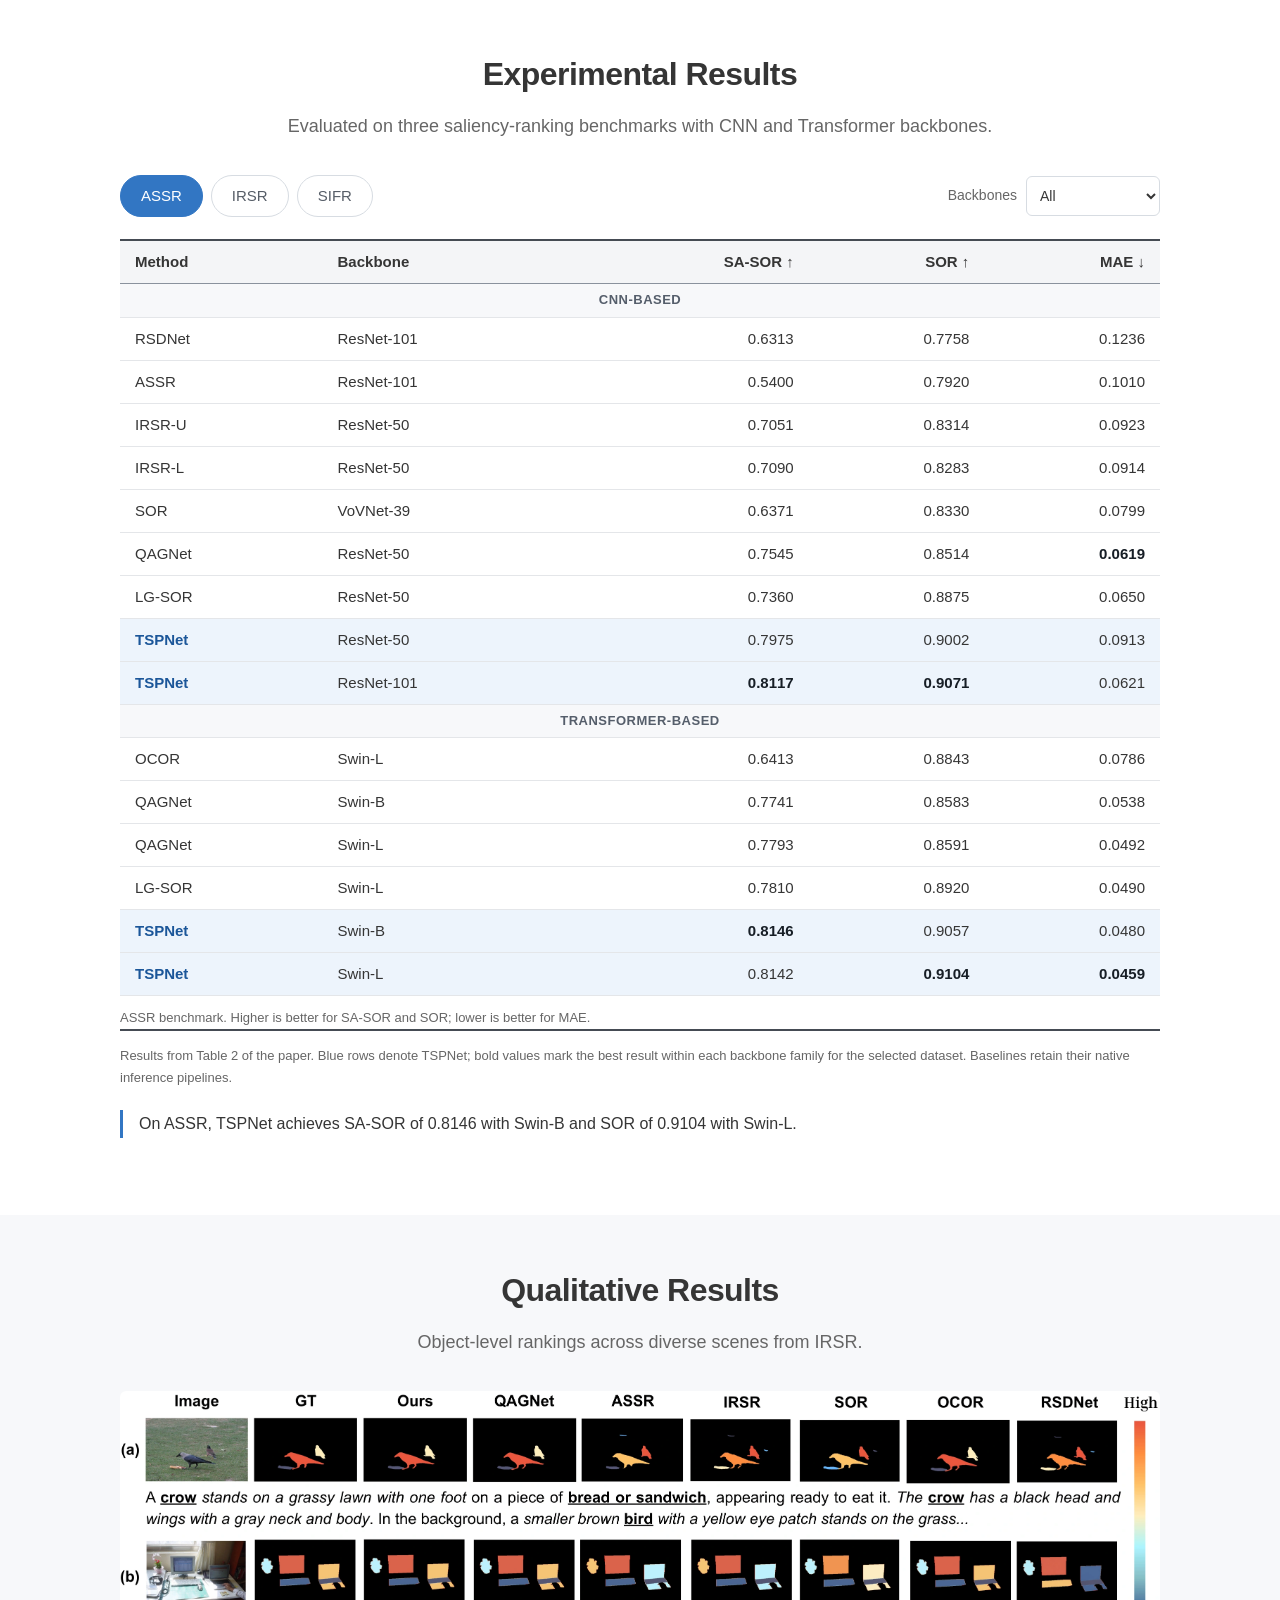
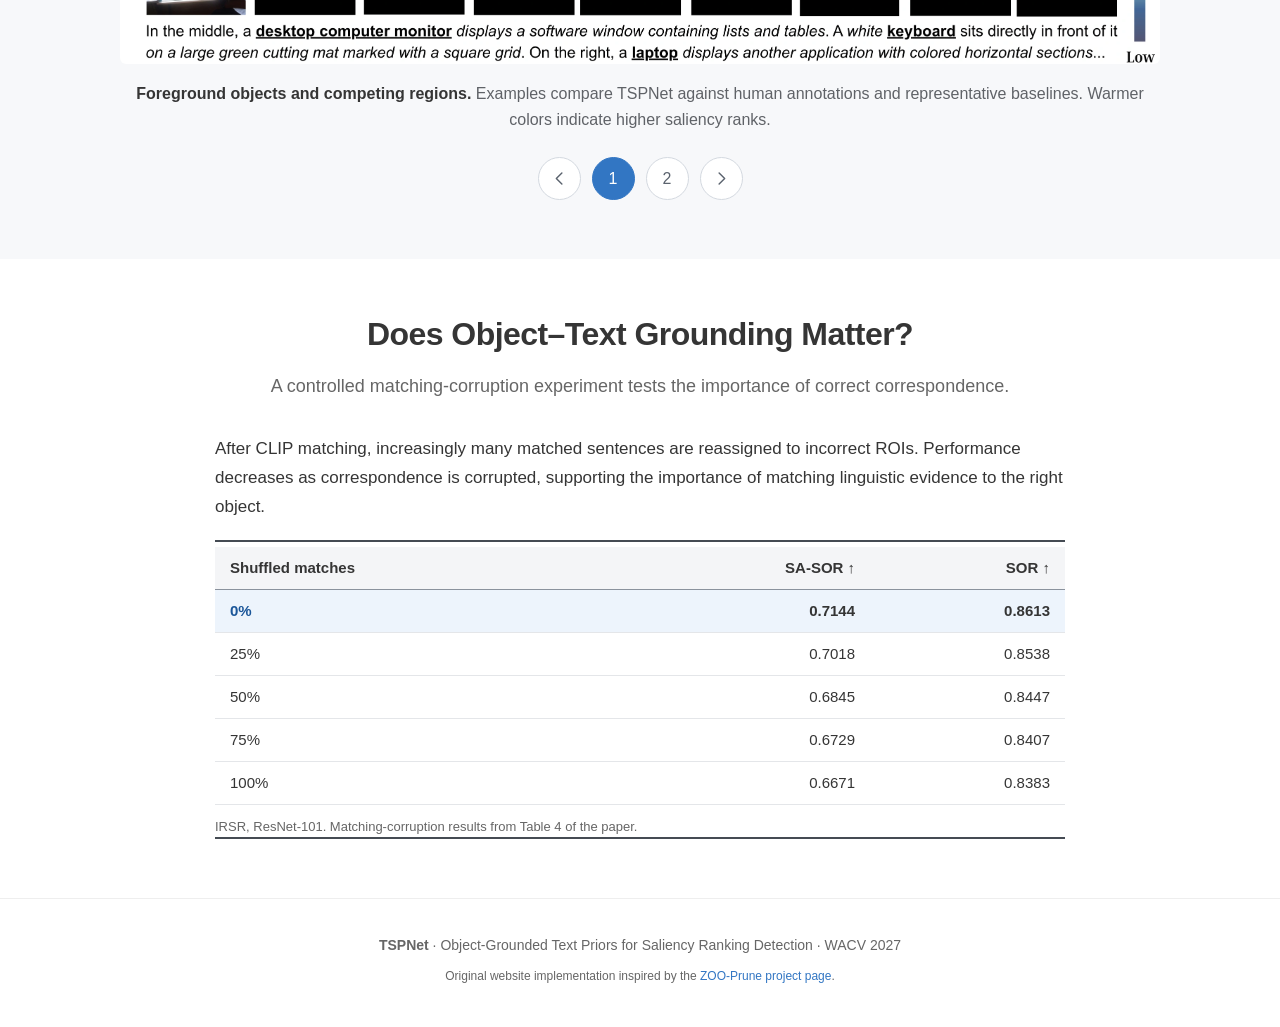
<file: website/index.html>
<!doctype html>
<html lang="en">
<head>
  <meta charset="utf-8">
  <meta name="viewport" content="width=device-width, initial-scale=1">
  <meta name="description" content="TSPNet learns object-grounded text priors for saliency ranking detection. Accepted at WACV 2027.">
  <meta name="theme-color" content="#ffffff">
  <meta property="og:type" content="website">
  <meta property="og:title" content="TSPNet — Object-Grounded Text Priors for Saliency Ranking Detection">
  <meta property="og:description" content="Object-referential language as spatial guidance for saliency ranking. WACV 2027.">
  <meta name="citation_title" content="Object-Grounded Text Priors for Saliency Ranking Detection">
  <meta name="citation_conference_title" content="IEEE/CVF Winter Conference on Applications of Computer Vision (WACV)">
  <meta name="citation_publication_date" content="2027">
  <title>TSPNet | Object-Grounded Text Priors for Saliency Ranking Detection</title>
  <link rel="icon" href="./assets/favicon.svg" type="image/svg+xml">
  <link rel="stylesheet" href="./styles.css">
  <script defer src="./script.js"></script>
</head>
<body>
  <a class="skip-link" href="#main">Skip to content</a>
  <svg class="icon-definitions" xmlns="http://www.w3.org/2000/svg" aria-hidden="true">
    <symbol id="icon-paper" viewBox="0 0 24 24"><path d="M14 2H6a2 2 0 0 0-2 2v16a2 2 0 0 0 2 2h12a2 2 0 0 0 2-2V8zM14 2v6h6M8 13h8M8 17h6"/></symbol>
    <symbol id="icon-code" viewBox="0 0 24 24"><path d="m8 7-5 5 5 5m8-10 5 5-5 5m-3-14-2 18"/></symbol>
    <symbol id="icon-arrow" viewBox="0 0 24 24"><path d="M7 17 17 7M7 7h10v10"/></symbol>
    <symbol id="icon-zoom" viewBox="0 0 24 24"><circle cx="10" cy="10" r="6"/><path d="m15 15 6 6M10 7v6M7 10h6"/></symbol>
    <symbol id="icon-copy" viewBox="0 0 24 24"><rect x="8" y="8" width="12" height="13" rx="2"/><path d="M16 8V5a2 2 0 0 0-2-2H5a2 2 0 0 0-2 2v9a2 2 0 0 0 2 2h3"/></symbol>
    <symbol id="icon-chevron" viewBox="0 0 24 24"><path d="m9 5 7 7-7 7"/></symbol>
  </svg>

  <header class="publication-header">
    <div class="container">
      <h1><span class="model-name">TSPNet:</span> Object-Grounded Text Priors<br class="desktop-break"> for Saliency Ranking Detection</h1>
      <!-- Author names and affiliations are populated from SITE_CONFIG in script.js. -->
      <div id="authors" class="authors" hidden></div>
      <div id="affiliations" class="affiliations" hidden></div>
      <p id="author-note" class="author-note" hidden></p>
      <p class="venue">WACV 2027 <span class="venue-divider" aria-hidden="true">·</span> <span>Accepted</span></p>
      <nav class="publication-links" aria-label="Paper resources">
        <a id="paper-link" class="resource-button" href="./assets/papers/tspnet-paper.pdf" target="_blank" rel="noopener"><svg class="icon" aria-hidden="true"><use href="#icon-paper"/></svg>Paper</a>
        <a id="supplement-link" class="resource-button" href="./assets/papers/tspnet-supplement.pdf" target="_blank" rel="noopener"><svg class="icon" aria-hidden="true"><use href="#icon-paper"/></svg>Supplement</a>
        <a id="code-link" class="resource-button unavailable" role="link" aria-disabled="true" tabindex="0"><svg class="icon" aria-hidden="true"><use href="#icon-code"/></svg><span id="code-label">Code · coming soon</span></a>
        <a id="arxiv-link" class="resource-button" hidden target="_blank" rel="noopener"><svg class="icon" aria-hidden="true"><use href="#icon-arrow"/></svg>arXiv</a>
      </nav>
      <p class="tagline">Turning object-referential language into spatial guidance for saliency ranking.</p>
    </div>
  </header>

  <main id="main">
    <section class="teaser container" aria-label="TSPNet predictions">
      <figure>
        <a class="figure-link" href="./assets/images/qualitative-main.webp" data-zoom data-caption="Qualitative comparison on IRSR. Warmer colors indicate higher saliency ranks." aria-label="Enlarge the qualitative comparison">
          <img src="./assets/images/qualitative-main.webp" width="2955" height="776" alt="Two IRSR examples comparing TSPNet with ground truth and seven saliency-ranking baselines: foreground and background birds, and a desk with a monitor and laptop." fetchpriority="high">
          <span class="zoom-badge"><svg class="icon" aria-hidden="true"><use href="#icon-zoom"/></svg>Enlarge</span>
        </a>
        <figcaption><strong>What stands out, and in what order?</strong> TSPNet uses object-matched descriptions to complement visual evidence when ranking salient objects.</figcaption>
      </figure>
    </section>

    <section class="section section-tinted" id="abstract">
      <div class="container narrow">
        <h2>Abstract</h2>
        <div class="abstract-text">
          <p>Saliency ranking detection (SRD) identifies multiple salient objects and orders them by relative visual importance. Existing methods mainly infer this hierarchy from visual appearance and inter-object reasoning, while recent language-guided approaches use descriptions largely as global scene context or caption-derived relations. We argue that language can more effectively complement visual evidence for SRD when object-referential sentences guide saliency ranking at the object level.</p>
          <p>We propose <strong>TSPNet</strong>, a framework that converts detailed image descriptions into object-level auxiliary priors for saliency ranking. Without direct sentence–object saliency annotations, TSPNet learns text-conditioned auxiliary scores for CLIP-matched ROI–sentence pairs using human-annotated saliency ranks as indirect ordinal supervision. It renders these scores as spatial heatmap priors, while the corresponding text representations guide ROI feature refinement. This extends language guidance beyond global caption modulation toward ROI-specific saliency reasoning. Experiments on ASSR, IRSR, and SIFR show consistent improvements over strong recent baselines in the primary ranking metrics, SA-SOR and SOR. Ablations further show that these gains depend on meaningful linguistic cues and correct ROI–sentence correspondence.</p>
        </div>
      </div>
    </section>

    <section class="section" id="introduction">
      <div class="container">
        <h2>Introduction</h2>
        <p class="section-lead">From a description of the scene to guidance for each object.</p>
        <div class="motivation-layout">
          <div class="prose">
            <p>A description can tell us more than which objects are present. Attributes, interactions, and descriptive detail can provide useful cues about their visual importance.</p>
            <p>Using an entire paragraph as global context can dilute object-specific cues. TSPNet instead matches each candidate region to an object-referential sentence and learns how this paired evidence relates to human saliency rankings.</p>
            <p>The resulting scores become <strong>spatial priors</strong>, while the matched text also refines the corresponding ROI features. Visual evidence and scene context remain part of the final ranking decision.</p>
          </div>
          <figure>
            <a class="figure-link" href="./assets/images/motivation.webp" data-zoom data-caption="Object-grounded language guidance compared with scene-level guidance." aria-label="Enlarge the motivation figure">
              <img src="./assets/images/motivation.webp" width="782" height="762" alt="Comparison of scene-level language guidance with TSPNet's aligned ROI–text pairs and spatial saliency priors." loading="lazy">
              <span class="zoom-badge"><svg class="icon" aria-hidden="true"><use href="#icon-zoom"/></svg>Enlarge</span>
            </a>
          </figure>
        </div>
      </div>
    </section>

    <section class="section section-tinted" id="method">
      <div class="container">
        <h2>Method</h2>
        <p class="section-lead">Object grounding, text-conditioned spatial priors, and text-adaptive visual features.</p>
        <figure class="method-figure">
          <a class="figure-link" href="./assets/images/framework.webp" data-zoom data-caption="TSPNet framework: ROI–sentence matching, TCSE spatial guidance, MKTA feature refinement, and scene-context ranking." aria-label="Enlarge the TSPNet framework">
            <img src="./assets/images/framework.webp" width="1665" height="876" alt="TSPNet architecture showing CLIP-based ROI–sentence matching, the Text-Conditioned Saliency Estimate module, spatial overlay injection, the Multi-Kernel Text-Adaptive feature extractor, and the ranking head." loading="lazy">
            <span class="zoom-badge"><svg class="icon" aria-hidden="true"><use href="#icon-zoom"/></svg>Enlarge</span>
          </a>
          <figcaption><strong>Overview of TSPNet.</strong> Matched object descriptions guide saliency ranking at both the image-input and ROI-feature levels.</figcaption>
        </figure>
        <ol class="method-steps">
          <li><strong>Match sentences to objects.</strong> A separately trained segmentation branch predicts candidate masks. Frozen CLIP encoders match each ROI to the most similar sentence; low-similarity matches use empty text.</li>
          <li><strong>Learn spatial priors.</strong> The Text-Conditioned Saliency Estimate (TCSE) module scores ROI–sentence pairs using pairwise ordinal supervision from human saliency ranks. A gated heatmap overlay injects these scores into the visual input.</li>
          <li><strong>Refine and rank.</strong> The Multi-Kernel Text-Adaptive (MKTA) module uses matched text to condition convolutional filters over ROI features. Scene-context reasoning then supports final object-level saliency ranking.</li>
        </ol>
      </div>
    </section>

    <section class="section" id="results">
      <div class="container">
        <h2>Experimental Results</h2>
        <p class="section-lead">Evaluated on three saliency-ranking benchmarks with CNN and Transformer backbones.</p>
        <div class="results-controls" hidden id="results-controls">
          <div class="dataset-tabs" role="tablist" aria-label="Benchmark dataset">
            <button class="dataset-tab is-active" id="tab-assr" role="tab" aria-selected="true" aria-controls="results-panel" data-dataset="ASSR" tabindex="0">ASSR</button>
            <button class="dataset-tab" id="tab-irsr" role="tab" aria-selected="false" aria-controls="results-panel" data-dataset="IRSR" tabindex="-1">IRSR</button>
            <button class="dataset-tab" id="tab-sifr" role="tab" aria-selected="false" aria-controls="results-panel" data-dataset="SIFR" tabindex="-1">SIFR</button>
          </div>
          <label class="backbone-control" for="backbone-filter">Backbones <select id="backbone-filter"><option value="all">All</option><option value="CNN">CNN</option><option value="Transformer">Transformer</option></select></label>
        </div>
        <div id="results-panel" tabindex="0" aria-label="Benchmark results">
          <div class="table-scroll" tabindex="0" role="region" aria-label="Saliency ranking benchmark table; scroll horizontally on small screens">
            <table class="results-table">
              <caption id="results-caption">ASSR benchmark. Higher is better for SA-SOR and SOR; lower is better for MAE.</caption>
              <thead><tr><th scope="col">Method</th><th scope="col">Backbone</th><th scope="col">SA-SOR ↑</th><th scope="col">SOR ↑</th><th scope="col">MAE ↓</th></tr></thead>
              <tbody id="results-body">
                <!-- Static ASSR rows are included below so the table also works without JavaScript. -->
                <tr class="group-row"><th colspan="5">CNN-based</th></tr>
                <tr><th scope="row">RSDNet</th><td>ResNet-101</td><td>0.6313</td><td>0.7758</td><td>0.1236</td></tr>
                <tr><th scope="row">ASSR</th><td>ResNet-101</td><td>0.5400</td><td>0.7920</td><td>0.1010</td></tr>
                <tr><th scope="row">IRSR-U</th><td>ResNet-50</td><td>0.7051</td><td>0.8314</td><td>0.0923</td></tr>
                <tr><th scope="row">IRSR-L</th><td>ResNet-50</td><td>0.7090</td><td>0.8283</td><td>0.0914</td></tr>
                <tr><th scope="row">SOR</th><td>VoVNet-39</td><td>0.6371</td><td>0.8330</td><td>0.0799</td></tr>
                <tr><th scope="row">QAGNet</th><td>ResNet-50</td><td>0.7545</td><td>0.8514</td><td><strong>0.0619</strong></td></tr>
                <tr><th scope="row">LG-SOR</th><td>ResNet-50</td><td>0.7360</td><td>0.8875</td><td>0.0650</td></tr>
                <tr class="ours"><th scope="row">TSPNet</th><td>ResNet-50</td><td>0.7975</td><td>0.9002</td><td>0.0913</td></tr>
                <tr class="ours"><th scope="row">TSPNet</th><td>ResNet-101</td><td><strong>0.8117</strong></td><td><strong>0.9071</strong></td><td>0.0621</td></tr>
                <tr class="group-row"><th colspan="5">Transformer-based</th></tr>
                <tr><th scope="row">OCOR</th><td>Swin-L</td><td>0.6413</td><td>0.8843</td><td>0.0786</td></tr>
                <tr><th scope="row">QAGNet</th><td>Swin-B</td><td>0.7741</td><td>0.8583</td><td>0.0538</td></tr>
                <tr><th scope="row">QAGNet</th><td>Swin-L</td><td>0.7793</td><td>0.8591</td><td>0.0492</td></tr>
                <tr><th scope="row">LG-SOR</th><td>Swin-L</td><td>0.7810</td><td>0.8920</td><td>0.0490</td></tr>
                <tr class="ours"><th scope="row">TSPNet</th><td>Swin-B</td><td><strong>0.8146</strong></td><td>0.9057</td><td>0.0480</td></tr>
                <tr class="ours"><th scope="row">TSPNet</th><td>Swin-L</td><td>0.8142</td><td><strong>0.9104</strong></td><td><strong>0.0459</strong></td></tr>
              </tbody>
            </table>
          </div>
        </div>
        <p class="table-note">Results from Table 2 of the paper. Blue rows denote TSPNet; bold values mark the best result within each backbone family for the selected dataset. Baselines retain their native inference pipelines.</p>
        <p class="results-takeaway" id="results-takeaway">On ASSR, TSPNet achieves SA-SOR of 0.8146 with Swin-B and SOR of 0.9104 with Swin-L.</p>
        <noscript><p class="table-note">The table above shows ASSR. See the paper for IRSR and SIFR results, or enable JavaScript to switch datasets.</p></noscript>
      </div>
    </section>

    <section class="section section-tinted" id="qualitative">
      <div class="container">
        <h2>Qualitative Results</h2>
        <p class="section-lead">Object-level rankings across diverse scenes from IRSR.</p>
        <div class="carousel" role="region" aria-roledescription="carousel" aria-label="Qualitative comparisons">
          <div class="carousel-slide" id="qualitative-slide-1" role="group" aria-roledescription="slide" aria-label="1 of 2">
            <figure>
              <a class="figure-link" href="./assets/images/qualitative-main.webp" data-zoom data-caption="IRSR comparisons: TSPNet, ground truth, and representative baselines." aria-label="Enlarge the first qualitative comparison"><img src="./assets/images/qualitative-main.webp" width="2955" height="776" alt="Comparison of predicted object ranks for birds on a lawn and objects on a desk." loading="lazy"><span class="zoom-badge"><svg class="icon" aria-hidden="true"><use href="#icon-zoom"/></svg>Enlarge</span></a>
              <figcaption><strong>Foreground objects and competing regions.</strong> Examples compare TSPNet against human annotations and representative baselines. Warmer colors indicate higher saliency ranks.</figcaption>
            </figure>
          </div>
          <div class="carousel-slide" id="qualitative-slide-2" role="group" aria-roledescription="slide" aria-label="2 of 2">
            <figure>
              <a class="figure-link" href="./assets/images/qualitative-additional.webp" data-zoom data-caption="Additional qualitative comparisons from the supplementary material." aria-label="Enlarge the additional qualitative comparisons"><img src="./assets/images/qualitative-additional.webp" width="2976" height="1578" alt="Additional IRSR examples comparing predicted saliency ranks with ground truth across multiple scenes and baseline methods." loading="lazy"><span class="zoom-badge"><svg class="icon" aria-hidden="true"><use href="#icon-zoom"/></svg>Enlarge</span></a>
              <figcaption><strong>Additional examples.</strong> Comparisons from the supplementary material illustrate rankings across a broader set of IRSR scenes.</figcaption>
            </figure>
          </div>
          <div class="carousel-controls" hidden>
            <button class="arrow-button previous" type="button" aria-label="Previous comparison"><svg class="icon" aria-hidden="true"><use href="#icon-chevron"/></svg></button>
            <button class="page-button is-active" type="button" aria-label="Show comparison 1" aria-pressed="true" aria-controls="qualitative-slide-1" data-slide="0">1</button>
            <button class="page-button" type="button" aria-label="Show comparison 2" aria-pressed="false" aria-controls="qualitative-slide-2" data-slide="1">2</button>
            <button class="arrow-button next" type="button" aria-label="Next comparison"><svg class="icon" aria-hidden="true"><use href="#icon-chevron"/></svg></button>
          </div>
          <p class="sr-only" id="carousel-status" aria-live="polite"></p>
        </div>
      </div>
    </section>

    <section class="section" id="analysis">
      <div class="container narrow">
        <h2>Does Object–Text Grounding Matter?</h2>
        <p class="section-lead">A controlled matching-corruption experiment tests the importance of correct correspondence.</p>
        <p>After CLIP matching, increasingly many matched sentences are reassigned to incorrect ROIs. Performance decreases as correspondence is corrupted, supporting the importance of matching linguistic evidence to the right object.</p>
        <div class="table-scroll" tabindex="0" role="region" aria-label="ROI–text matching degradation results">
          <table class="analysis-table">
            <caption>IRSR, ResNet-101. Matching-corruption results from Table 4 of the paper.</caption>
            <thead><tr><th scope="col">Shuffled matches</th><th scope="col">SA-SOR ↑</th><th scope="col">SOR ↑</th></tr></thead>
            <tbody><tr class="ours"><th scope="row">0%</th><td><strong>0.7144</strong></td><td><strong>0.8613</strong></td></tr><tr><th scope="row">25%</th><td>0.7018</td><td>0.8538</td></tr><tr><th scope="row">50%</th><td>0.6845</td><td>0.8447</td></tr><tr><th scope="row">75%</th><td>0.6729</td><td>0.8407</td></tr><tr><th scope="row">100%</th><td>0.6671</td><td>0.8383</td></tr></tbody>
          </table>
        </div>
      </div>
    </section>

    <!-- The complete BibTeX is shown automatically after you add authors to SITE_CONFIG. -->
    <section class="section section-tinted" id="citation-section" hidden>
      <div class="container narrow">
        <div class="citation-heading"><h2>BibTeX</h2><button type="button" id="copy-citation" class="copy-button"><svg class="icon" aria-hidden="true"><use href="#icon-copy"/></svg><span>Copy</span></button></div>
        <p>If you find our work useful, please consider citing:</p>
        <pre><code id="bibtex"></code></pre>
        <p class="sr-only" id="copy-status" aria-live="polite"></p>
      </div>
    </section>
  </main>

  <footer><div class="container"><p><strong>TSPNet</strong> · Object-Grounded Text Priors for Saliency Ranking Detection · WACV 2027</p><p class="credits">Original website implementation inspired by the <a href="https://aim-skku.github.io/ZOO-Prune/" target="_blank" rel="noopener">ZOO-Prune project page</a>.</p></div></footer>
  <dialog id="image-dialog" aria-labelledby="dialog-caption">
    <button class="dialog-close" type="button" aria-label="Close enlarged figure">×</button>
    <div class="dialog-scroll"><img id="dialog-image" alt=""></div>
    <p id="dialog-caption"></p>
  </dialog>
</body>
</html>
</file>
<file: docs/styles.css>
/* TSPNet project page. No framework, CDN, or build step required. */
:root { --ink: #353535; --muted: #666; --blue: #3276c3; --blue-dark: #1b5699; --blue-light: #edf4fc; --tint: #f7f8fa; --line: #e4e6e9; --max-width: 1040px; }
* { box-sizing: border-box; }
html { scroll-behavior: smooth; }
body { margin: 0; color: var(--ink); background: #fff; font-family: "Google Sans", "Segoe UI", Arial, sans-serif; font-size: 17px; line-height: 1.7; -webkit-font-smoothing: antialiased; }
[hidden] { display: none !important; }
a { color: var(--blue); text-decoration: none; }
a:hover { color: var(--blue-dark); text-decoration: underline; }
button, select { font: inherit; }
button, a, select { -webkit-tap-highlight-color: transparent; }
button { cursor: pointer; }
button:disabled { cursor: default; }
:focus-visible { outline: 3px solid var(--blue); outline-offset: 4px; }
.container { width: min(var(--max-width), calc(100% - 48px)); margin-inline: auto; }
.narrow { max-width: 850px; }
.publication-header { text-align: center; padding: 62px 0 29px; }
h1 { max-width: 1040px; margin: 0 auto 25px; font-size: clamp(30px, 4vw, 46px); line-height: 1.19; letter-spacing: -1.35px; font-weight: 650; }
.model-name { color: var(--blue-dark); }
.authors { font-size: 20px; line-height: 1.8; margin: 26px auto 8px; max-width: 900px; }
.author { display: inline; white-space: nowrap; }
.author + .author::before { content: ", "; color: var(--ink); }
sup { font-size: .64em; vertical-align: super; line-height: 0; margin-left: 2px; }
.affiliations { font-size: 18px; }
.affiliation { display: inline-block; margin-inline: 8px; }
.author-note { margin: 8px 0; font-size: 14px; color: var(--muted); }
.venue { font-size: 21px; font-weight: 650; margin: 24px 0 20px; }
.venue span:last-child { color: var(--blue-dark); font-weight: 500; }
.venue-divider { color: #aaa; padding: 0 8px; }
.publication-links { display: flex; flex-wrap: wrap; justify-content: center; gap: 9px; }
.resource-button { display: inline-flex; align-items: center; justify-content: center; gap: 8px; color: white; background: #363636; padding: 9px 19px; border-radius: 999px; font-size: 16px; line-height: 1.4; min-height: 42px; transition: background .18s; }
.resource-button:hover { color: white; background: #202020; text-decoration: none; }
.resource-button.unavailable { background: #f0f1f3; color: #676c72; cursor: default; }
.tagline { max-width: 760px; margin: 25px auto 0; color: var(--muted); font-size: 18px; line-height: 1.6; }
.icon-definitions { position: absolute; width: 0; height: 0; overflow: hidden; }
.icon { display: inline-block; width: 19px; height: 19px; fill: none; stroke: currentColor; stroke-width: 1.8; stroke-linecap: round; stroke-linejoin: round; flex-shrink: 0; vertical-align: middle; }
figure { margin: 0; }
img { display: block; width: 100%; height: auto; }
.figure-link { display: block; position: relative; background: #fff; border-radius: 6px; overflow: hidden; }
.figure-link:hover { text-decoration: none; }
.zoom-badge { display: flex; align-items: center; gap: 5px; position: absolute; bottom: 8px; right: 8px; background: rgba(255,255,255,.96); color: #464d57; padding: 3px 9px; font-size: 12px; line-height: 1.5; border-radius: 20px; border: 1px solid #d8dfe8; opacity: 0; transition: opacity .18s; }
.figure-link:hover .zoom-badge, .figure-link:focus-visible .zoom-badge { opacity: 1; }
.zoom-badge .icon { width: 14px; height: 14px; }
.teaser { padding-top: 14px; padding-bottom: 40px; }
figcaption { margin-top: 17px; text-align: center; font-size: 16px; color: #5f6267; line-height: 1.65; }
.teaser figcaption { max-width: 850px; margin-inline: auto; font-size: 18px; }
figcaption strong { color: var(--ink); font-weight: 650; }
.section { padding: 55px 0 59px; scroll-margin-top: 24px; }
.section-tinted { background: var(--tint); }
h2 { margin: 0 0 23px; text-align: center; font-size: 32px; line-height: 1.3; letter-spacing: -.55px; font-weight: 650; }
p { margin: 0 0 18px; }
p:last-child { margin-bottom: 0; }
.abstract-text { text-align: justify; }
.abstract-text p { margin-bottom: 16px; }
.section-lead { margin: -7px auto 33px; text-align: center; max-width: 830px; color: var(--muted); font-size: 18px; }
.motivation-layout { display: grid; grid-template-columns: 1fr 1.08fr; align-items: center; gap: 46px; }
.prose p { margin-bottom: 19px; }
.method-figure { margin-bottom: 30px; }
.method-steps { padding-left: 23px; margin: 27px auto 0; max-width: 920px; }
.method-steps li { margin-bottom: 12px; padding-left: 5px; }
.method-steps li::marker { color: var(--blue-dark); font-weight: 700; }
.results-controls { display: flex; align-items: center; justify-content: space-between; gap: 20px; margin: 20px 0 22px; }
.dataset-tabs { display: flex; gap: 8px; }
.dataset-tab { border: 1px solid #d7dce2; padding: 7px 20px; border-radius: 999px; font-size: 15px; background: white; color: #565d67; min-height: 42px; }
.dataset-tab:hover { border-color: var(--blue); color: var(--blue-dark); }
.dataset-tab.is-active { color: #fff; background: var(--blue); border-color: var(--blue); }
.backbone-control { display: flex; gap: 9px; align-items: center; color: var(--muted); font-size: 14px; }
select { min-height: 40px; border: 1px solid #d7dce2; border-radius: 6px; padding: 4px 27px 4px 9px; color: var(--ink); background: white; font-size: 14px; }
.table-scroll { overflow-x: auto; max-width: 100%; border-top: 2px solid #454b53; border-bottom: 2px solid #454b53; }
table { width: 100%; border-collapse: collapse; font-size: 15px; line-height: 1.6; font-variant-numeric: tabular-nums; }
caption { text-align: left; caption-side: bottom; color: var(--muted); padding-top: 12px; font-size: 13px; }
th, td { padding: 9px 15px; white-space: nowrap; border-bottom: 1px solid var(--line); text-align: right; }
thead th { background: #f4f5f7; border-bottom: 1px solid #8a929d; font-weight: 650; }
th:first-child, td:first-child { text-align: left; }
th:nth-child(2), td:nth-child(2) { text-align: left; }
tbody th { font-weight: 450; }
.group-row th { text-align: center; color: #555e6b; background: #f7f8fa; font-size: 13px; letter-spacing: .5px; text-transform: uppercase; font-weight: 650; padding: 6px; }
.ours { background: var(--blue-light); }
.ours th { color: var(--blue-dark); font-weight: 650; }
.results-table td strong { font-weight: 750; color: #171e26; }
.table-note { font-size: 13px; color: var(--muted); margin-top: 14px; }
.results-takeaway { margin-top: 21px; padding-left: 16px; border-left: 3px solid var(--blue); font-size: 16px; }
.carousel-slide + .carousel-slide { margin-top: 30px; }
.carousel.is-enhanced .carousel-slide { margin-top: 0; }
.carousel-controls { display: flex; align-items: center; justify-content: center; gap: 11px; margin-top: 23px; }
.page-button, .arrow-button { display: inline-flex; align-items: center; justify-content: center; height: 43px; width: 43px; border: 1px solid #d4d9e0; border-radius: 50%; color: #5b636e; background: #fff; font-size: 16px; }
.page-button:hover, .arrow-button:hover { background: #edf3fb; border-color: var(--blue); }
.page-button.is-active { color: #fff; background: var(--blue); border-color: var(--blue); }
.previous .icon { transform: rotate(180deg); }
.carousel-slide figure { animation: fade-in .2s ease-out; }
@keyframes fade-in { from { opacity: .45; } to { opacity: 1; } }
/* BEGIN TSPNET DIAGNOSTIC ABLATIONS */
#analysis .diagnostic-shell { max-width: 980px; margin-inline: auto; }
#analysis .diagnostic-tabs {
  display: flex;
  flex-wrap: wrap;
  justify-content: center;
  gap: 9px;
  margin: 0 0 28px;
}
#analysis .diagnostic-tab {
  min-height: 44px;
  padding: 9px 17px;
  border: 1px solid #d7dce2;
  border-radius: 999px;
  background: #fff;
  color: #565d67;
  font: inherit;
  font-size: 14px;
  line-height: 1.4;
  cursor: pointer;
  transition: background .18s, color .18s, border-color .18s;
}
#analysis .diagnostic-tab:hover {
  border-color: var(--blue, #3276c3);
  color: var(--blue-dark, #1b5699);
}
#analysis .diagnostic-tab[aria-selected="true"] {
  color: #fff;
  background: var(--blue, #3276c3);
  border-color: var(--blue, #3276c3);
}
#analysis .diagnostic-tab:focus-visible,
#analysis .diagnostic-panel:focus-visible,
#analysis .diagnostic-table-scroll:focus-visible {
  outline: 3px solid var(--blue, #3276c3);
  outline-offset: 4px;
}
#analysis .diagnostic-tabs[hidden],
#analysis .diagnostic-panel[hidden] { display: none !important; }
#analysis .diagnostic-panel + .diagnostic-panel { margin-top: 32px; }
#analysis[data-diagnostic-ready="true"] .diagnostic-panel { margin-top: 0; }
#analysis .diagnostic-panel h3 {
  margin: 0 0 10px;
  text-align: center;
  font-size: 23px;
  line-height: 1.35;
  font-weight: 650;
  letter-spacing: -.3px;
}
#analysis .diagnostic-description {
  max-width: 850px;
  margin: 0 auto 20px;
  color: var(--muted, #666);
  text-align: center;
  font-size: 16px;
}
#analysis .diagnostic-table-scroll {
  max-width: 100%;
  overflow-x: auto;
  border-top: 2px solid #454b53;
  border-bottom: 2px solid #454b53;
}
#analysis .diagnostic-table {
  width: 100%;
  border-collapse: collapse;
  font-size: 15px;
  line-height: 1.6;
  font-variant-numeric: tabular-nums;
}
#analysis .diagnostic-table th,
#analysis .diagnostic-table td {
  padding: 11px 16px;
  border-bottom: 1px solid var(--line, #e4e6e9);
  white-space: nowrap;
  text-align: right;
}
#analysis .diagnostic-table th:first-child,
#analysis .diagnostic-table td:first-child { text-align: left; }
/* Override the site's general left alignment for the second column. */
#analysis .diagnostic-table th:nth-child(2),
#analysis .diagnostic-table td:nth-child(2) { text-align: right; }
#analysis .diagnostic-table thead th {
  background: #f4f5f7;
  border-bottom: 1px solid #8a929d;
  font-weight: 650;
}
#analysis .diagnostic-table tbody th { font-weight: 450; }
#analysis .diagnostic-table .diagnostic-reference {
  background: var(--blue-light, #edf4fc);
}
#analysis .diagnostic-table .diagnostic-reference th {
  color: var(--blue-dark, #1b5699);
  font-weight: 650;
}
#analysis .diagnostic-table strong { font-weight: 750; color: #171e26; }
#analysis .diagnostic-table caption {
  caption-side: bottom;
  padding: 12px 0 5px;
  text-align: left;
  font-size: 13px;
  line-height: 1.6;
  color: var(--muted, #666);
}
#analysis .diagnostic-note {
  margin-top: 14px;
  color: var(--muted, #666);
  font-size: 13px;
  line-height: 1.65;
}
#analysis .diagnostic-table var { font-family: Georgia, serif; }
#analysis .diagnostic-table sub { font-size: .75em; }
@media (max-width: 700px) {
  #analysis .diagnostic-tabs { gap: 8px; margin-bottom: 22px; }
  #analysis .diagnostic-tab { padding: 9px 13px; font-size: 13px; }
  #analysis .diagnostic-panel h3 { font-size: 21px; }
  #analysis .diagnostic-description { font-size: 15px; }
  #analysis .diagnostic-table { font-size: 13px; }
  #analysis .diagnostic-table th,
  #analysis .diagnostic-table td { padding: 9px 11px; }
}
@media (prefers-reduced-motion: reduce) {
  #analysis .diagnostic-tab { transition: none; }
}
/* END TSPNET DIAGNOSTIC ABLATIONS */
.citation-heading { display: flex; justify-content: space-between; align-items: center; gap: 20px; margin-bottom: 20px; }
.citation-heading h2 { text-align: left; margin: 0; }
.copy-button { display: inline-flex; align-items: center; gap: 7px; border: 1px solid #d2d7df; color: #45505d; background: #fff; border-radius: 6px; padding: 6px 12px; font-size: 14px; min-height: 40px; }
pre { margin: 18px 0 0; padding: 22px; overflow-x: auto; background: #eceff3; border-radius: 7px; font-size: 14px; line-height: 1.75; }
code { font-family: ui-monospace, SFMono-Regular, Consolas, monospace; }
footer { text-align: center; padding: 35px 0 40px; color: var(--muted); font-size: 14px; border-top: 1px solid #eee; }
footer p { margin-bottom: 8px; }
.credits { font-size: 12px; }
dialog { width: min(1500px, 96vw); max-width: 96vw; max-height: 94vh; border: 0; padding: 45px 20px 17px; border-radius: 10px; background: #fff; color: var(--ink); overflow: auto; }
dialog::backdrop { background: rgba(12,18,29,.84); }
.dialog-close { position: absolute; right: 10px; top: 5px; width: 40px; height: 40px; background: #f3f4f6; color: #2c3440; border: 0; border-radius: 50%; font-size: 30px; line-height: 1; }
.dialog-scroll { overflow: auto; max-height: calc(94vh - 145px); }
.dialog-scroll img { width: 100%; min-width: min(950px, 80vw); }
#dialog-caption { margin: 13px 0 0; color: var(--muted); text-align: center; font-size: 14px; }
.skip-link { position: absolute; top: -80px; left: 16px; z-index: 10; padding: 9px 16px; background: white; }
.skip-link:focus { top: 10px; }
.sr-only { position: absolute; width: 1px; height: 1px; padding: 0; margin: -1px; overflow: hidden; clip: rect(0,0,0,0); white-space: nowrap; border: 0; }
@media (hover: none) { .zoom-badge { opacity: 1; } }
@media (max-width: 700px) {
  body { font-size: 16px; }
  .container { width: calc(100% - 32px); }
  .publication-header { padding: 37px 0 22px; }
  h1 { letter-spacing: -.7px; font-size: 34px; line-height: 1.2; }
  .desktop-break { display: none; }
  .authors { font-size: 18px; }
  .affiliations { font-size: 16px; }
  .venue { margin-top: 20px; font-size: 19px; }
  .tagline { font-size: 17px; }
  .publication-links { gap: 7px; }
  .resource-button { font-size: 14px; padding: 9px 14px; }
  .teaser { padding-bottom: 30px; }
  .teaser figcaption { font-size: 16px; }
  .section { padding: 38px 0 42px; }
  h2 { font-size: 28px; margin-bottom: 21px; }
  .section-lead { font-size: 16px; margin-bottom: 25px; }
  .abstract-text { text-align: left; }
  .motivation-layout { grid-template-columns: 1fr; gap: 24px; }
  .motivation-layout figure { max-width: 500px; margin-inline: auto; }
  .results-controls { flex-wrap: wrap; gap: 13px; }
  .dataset-tab { padding: 7px 17px; }
  table { font-size: 13px; }
  th, td { padding: 8px 10px; }
  figcaption { font-size: 14px; }
  pre { font-size: 12px; padding: 16px; }
  .zoom-badge { display: none; }
  dialog { padding-inline: 10px; }
  .dialog-scroll img { min-width: 850px; }
}
@media (prefers-reduced-motion: reduce) { html { scroll-behavior: auto; } *, *::before, *::after { animation: none !important; transition: none !important; } }

/* Paper authors and affiliations */
.paper-authors {
  max-width: 960px;
  margin: 25px auto 10px;
  text-align: center;
  font-size: 20px;
  line-height: 1.9;
}

.paper-author {
  display: inline-block;
  white-space: nowrap;
}

.paper-author:not(:last-child)::after {
  content: ",";
  margin-right: 8px;
  color: var(--ink, #353535);
}

.paper-author a {
  color: var(--blue, #3276c3);
  text-decoration: none;
  cursor: pointer;
}

.paper-author a:hover {
  color: var(--blue-dark, #1b5699);
  text-decoration: underline;
}

.paper-author a:focus-visible {
  outline: 2px solid var(--blue, #3276c3);
  outline-offset: 3px;
  border-radius: 2px;
}

.paper-authors sup,
.paper-affiliations sup {
  margin-left: 2px;
  font-size: 0.65em;
  vertical-align: super;
  line-height: 0;
}

.paper-affiliations {
  display: flex;
  flex-wrap: wrap;
  justify-content: center;
  gap: 5px 22px;
  margin: 8px auto 0;
  text-align: center;
  font-size: 17px;
  line-height: 1.7;
  color: var(--ink, #353535);
}

@media (max-width: 700px) {
  .paper-authors {
    font-size: 18px;
    line-height: 1.9;
  }

  .paper-affiliations {
    font-size: 15px;
    gap: 4px 16px;
  }
}
</file>
<file: website/styles.css>
/* TSPNet project page. No framework, CDN, or build step required. */
:root { --ink: #353535; --muted: #666; --blue: #3276c3; --blue-dark: #1b5699; --blue-light: #edf4fc; --tint: #f7f8fa; --line: #e4e6e9; --max-width: 1040px; }
* { box-sizing: border-box; }
html { scroll-behavior: smooth; }
body { margin: 0; color: var(--ink); background: #fff; font-family: "Google Sans", "Segoe UI", Arial, sans-serif; font-size: 17px; line-height: 1.7; -webkit-font-smoothing: antialiased; }
[hidden] { display: none !important; }
a { color: var(--blue); text-decoration: none; }
a:hover { color: var(--blue-dark); text-decoration: underline; }
button, select { font: inherit; }
button, a, select { -webkit-tap-highlight-color: transparent; }
button { cursor: pointer; }
button:disabled { cursor: default; }
:focus-visible { outline: 3px solid var(--blue); outline-offset: 4px; }
.container { width: min(var(--max-width), calc(100% - 48px)); margin-inline: auto; }
.narrow { max-width: 850px; }
.publication-header { text-align: center; padding: 62px 0 29px; }
h1 { max-width: 1040px; margin: 0 auto 25px; font-size: clamp(30px, 4vw, 46px); line-height: 1.19; letter-spacing: -1.35px; font-weight: 650; }
.model-name { color: var(--blue-dark); }
.authors { font-size: 20px; line-height: 1.8; margin: 26px auto 8px; max-width: 900px; }
.author { display: inline; white-space: nowrap; }
.author + .author::before { content: ", "; color: var(--ink); }
sup { font-size: .64em; vertical-align: super; line-height: 0; margin-left: 2px; }
.affiliations { font-size: 18px; }
.affiliation { display: inline-block; margin-inline: 8px; }
.author-note { margin: 8px 0; font-size: 14px; color: var(--muted); }
.venue { font-size: 21px; font-weight: 650; margin: 24px 0 20px; }
.venue span:last-child { color: var(--blue-dark); font-weight: 500; }
.venue-divider { color: #aaa; padding: 0 8px; }
.publication-links { display: flex; flex-wrap: wrap; justify-content: center; gap: 9px; }
.resource-button { display: inline-flex; align-items: center; justify-content: center; gap: 8px; color: white; background: #363636; padding: 9px 19px; border-radius: 999px; font-size: 16px; line-height: 1.4; min-height: 42px; transition: background .18s; }
.resource-button:hover { color: white; background: #202020; text-decoration: none; }
.resource-button.unavailable { background: #f0f1f3; color: #676c72; cursor: default; }
.tagline { max-width: 760px; margin: 25px auto 0; color: var(--muted); font-size: 18px; line-height: 1.6; }
.icon-definitions { position: absolute; width: 0; height: 0; overflow: hidden; }
.icon { display: inline-block; width: 19px; height: 19px; fill: none; stroke: currentColor; stroke-width: 1.8; stroke-linecap: round; stroke-linejoin: round; flex-shrink: 0; vertical-align: middle; }
figure { margin: 0; }
img { display: block; width: 100%; height: auto; }
.figure-link { display: block; position: relative; background: #fff; border-radius: 6px; overflow: hidden; }
.figure-link:hover { text-decoration: none; }
.zoom-badge { display: flex; align-items: center; gap: 5px; position: absolute; bottom: 8px; right: 8px; background: rgba(255,255,255,.96); color: #464d57; padding: 3px 9px; font-size: 12px; line-height: 1.5; border-radius: 20px; border: 1px solid #d8dfe8; opacity: 0; transition: opacity .18s; }
.figure-link:hover .zoom-badge, .figure-link:focus-visible .zoom-badge { opacity: 1; }
.zoom-badge .icon { width: 14px; height: 14px; }
.teaser { padding-top: 14px; padding-bottom: 40px; }
figcaption { margin-top: 17px; text-align: center; font-size: 16px; color: #5f6267; line-height: 1.65; }
.teaser figcaption { max-width: 850px; margin-inline: auto; font-size: 18px; }
figcaption strong { color: var(--ink); font-weight: 650; }
.section { padding: 55px 0 59px; scroll-margin-top: 24px; }
.section-tinted { background: var(--tint); }
h2 { margin: 0 0 23px; text-align: center; font-size: 32px; line-height: 1.3; letter-spacing: -.55px; font-weight: 650; }
p { margin: 0 0 18px; }
p:last-child { margin-bottom: 0; }
.abstract-text { text-align: justify; }
.abstract-text p { margin-bottom: 16px; }
.section-lead { margin: -7px auto 33px; text-align: center; max-width: 830px; color: var(--muted); font-size: 18px; }
.motivation-layout { display: grid; grid-template-columns: 1fr 1.08fr; align-items: center; gap: 46px; }
.prose p { margin-bottom: 19px; }
.method-figure { margin-bottom: 30px; }
.method-steps { padding-left: 23px; margin: 27px auto 0; max-width: 920px; }
.method-steps li { margin-bottom: 12px; padding-left: 5px; }
.method-steps li::marker { color: var(--blue-dark); font-weight: 700; }
.results-controls { display: flex; align-items: center; justify-content: space-between; gap: 20px; margin: 20px 0 22px; }
.dataset-tabs { display: flex; gap: 8px; }
.dataset-tab { border: 1px solid #d7dce2; padding: 7px 20px; border-radius: 999px; font-size: 15px; background: white; color: #565d67; min-height: 42px; }
.dataset-tab:hover { border-color: var(--blue); color: var(--blue-dark); }
.dataset-tab.is-active { color: #fff; background: var(--blue); border-color: var(--blue); }
.backbone-control { display: flex; gap: 9px; align-items: center; color: var(--muted); font-size: 14px; }
select { min-height: 40px; border: 1px solid #d7dce2; border-radius: 6px; padding: 4px 27px 4px 9px; color: var(--ink); background: white; font-size: 14px; }
.table-scroll { overflow-x: auto; max-width: 100%; border-top: 2px solid #454b53; border-bottom: 2px solid #454b53; }
table { width: 100%; border-collapse: collapse; font-size: 15px; line-height: 1.6; font-variant-numeric: tabular-nums; }
caption { text-align: left; caption-side: bottom; color: var(--muted); padding-top: 12px; font-size: 13px; }
th, td { padding: 9px 15px; white-space: nowrap; border-bottom: 1px solid var(--line); text-align: right; }
thead th { background: #f4f5f7; border-bottom: 1px solid #8a929d; font-weight: 650; }
th:first-child, td:first-child { text-align: left; }
th:nth-child(2), td:nth-child(2) { text-align: left; }
tbody th { font-weight: 450; }
.group-row th { text-align: center; color: #555e6b; background: #f7f8fa; font-size: 13px; letter-spacing: .5px; text-transform: uppercase; font-weight: 650; padding: 6px; }
.ours { background: var(--blue-light); }
.ours th { color: var(--blue-dark); font-weight: 650; }
.results-table td strong { font-weight: 750; color: #171e26; }
.table-note { font-size: 13px; color: var(--muted); margin-top: 14px; }
.results-takeaway { margin-top: 21px; padding-left: 16px; border-left: 3px solid var(--blue); font-size: 16px; }
.carousel-slide + .carousel-slide { margin-top: 30px; }
.carousel.is-enhanced .carousel-slide { margin-top: 0; }
.carousel-controls { display: flex; align-items: center; justify-content: center; gap: 11px; margin-top: 23px; }
.page-button, .arrow-button { display: inline-flex; align-items: center; justify-content: center; height: 43px; width: 43px; border: 1px solid #d4d9e0; border-radius: 50%; color: #5b636e; background: #fff; font-size: 16px; }
.page-button:hover, .arrow-button:hover { background: #edf3fb; border-color: var(--blue); }
.page-button.is-active { color: #fff; background: var(--blue); border-color: var(--blue); }
.previous .icon { transform: rotate(180deg); }
.carousel-slide figure { animation: fade-in .2s ease-out; }
@keyframes fade-in { from { opacity: .45; } to { opacity: 1; } }
.analysis-table { margin-top: 5px; }
.analysis-table td:nth-child(2), .analysis-table th:nth-child(2) { text-align: right; }
.citation-heading { display: flex; justify-content: space-between; align-items: center; gap: 20px; margin-bottom: 20px; }
.citation-heading h2 { text-align: left; margin: 0; }
.copy-button { display: inline-flex; align-items: center; gap: 7px; border: 1px solid #d2d7df; color: #45505d; background: #fff; border-radius: 6px; padding: 6px 12px; font-size: 14px; min-height: 40px; }
pre { margin: 18px 0 0; padding: 22px; overflow-x: auto; background: #eceff3; border-radius: 7px; font-size: 14px; line-height: 1.75; }
code { font-family: ui-monospace, SFMono-Regular, Consolas, monospace; }
footer { text-align: center; padding: 35px 0 40px; color: var(--muted); font-size: 14px; border-top: 1px solid #eee; }
footer p { margin-bottom: 8px; }
.credits { font-size: 12px; }
dialog { width: min(1500px, 96vw); max-width: 96vw; max-height: 94vh; border: 0; padding: 45px 20px 17px; border-radius: 10px; background: #fff; color: var(--ink); overflow: auto; }
dialog::backdrop { background: rgba(12,18,29,.84); }
.dialog-close { position: absolute; right: 10px; top: 5px; width: 40px; height: 40px; background: #f3f4f6; color: #2c3440; border: 0; border-radius: 50%; font-size: 30px; line-height: 1; }
.dialog-scroll { overflow: auto; max-height: calc(94vh - 145px); }
.dialog-scroll img { width: 100%; min-width: min(950px, 80vw); }
#dialog-caption { margin: 13px 0 0; color: var(--muted); text-align: center; font-size: 14px; }
.skip-link { position: absolute; top: -80px; left: 16px; z-index: 10; padding: 9px 16px; background: white; }
.skip-link:focus { top: 10px; }
.sr-only { position: absolute; width: 1px; height: 1px; padding: 0; margin: -1px; overflow: hidden; clip: rect(0,0,0,0); white-space: nowrap; border: 0; }
@media (hover: none) { .zoom-badge { opacity: 1; } }
@media (max-width: 700px) {
  body { font-size: 16px; }
  .container { width: calc(100% - 32px); }
  .publication-header { padding: 37px 0 22px; }
  h1 { letter-spacing: -.7px; font-size: 34px; line-height: 1.2; }
  .desktop-break { display: none; }
  .authors { font-size: 18px; }
  .affiliations { font-size: 16px; }
  .venue { margin-top: 20px; font-size: 19px; }
  .tagline { font-size: 17px; }
  .publication-links { gap: 7px; }
  .resource-button { font-size: 14px; padding: 9px 14px; }
  .teaser { padding-bottom: 30px; }
  .teaser figcaption { font-size: 16px; }
  .section { padding: 38px 0 42px; }
  h2 { font-size: 28px; margin-bottom: 21px; }
  .section-lead { font-size: 16px; margin-bottom: 25px; }
  .abstract-text { text-align: left; }
  .motivation-layout { grid-template-columns: 1fr; gap: 24px; }
  .motivation-layout figure { max-width: 500px; margin-inline: auto; }
  .results-controls { flex-wrap: wrap; gap: 13px; }
  .dataset-tab { padding: 7px 17px; }
  table { font-size: 13px; }
  th, td { padding: 8px 10px; }
  figcaption { font-size: 14px; }
  pre { font-size: 12px; padding: 16px; }
  .zoom-badge { display: none; }
  dialog { padding-inline: 10px; }
  .dialog-scroll img { min-width: 850px; }
}
@media (prefers-reduced-motion: reduce) { html { scroll-behavior: auto; } *, *::before, *::after { animation: none !important; transition: none !important; } }
</file>
